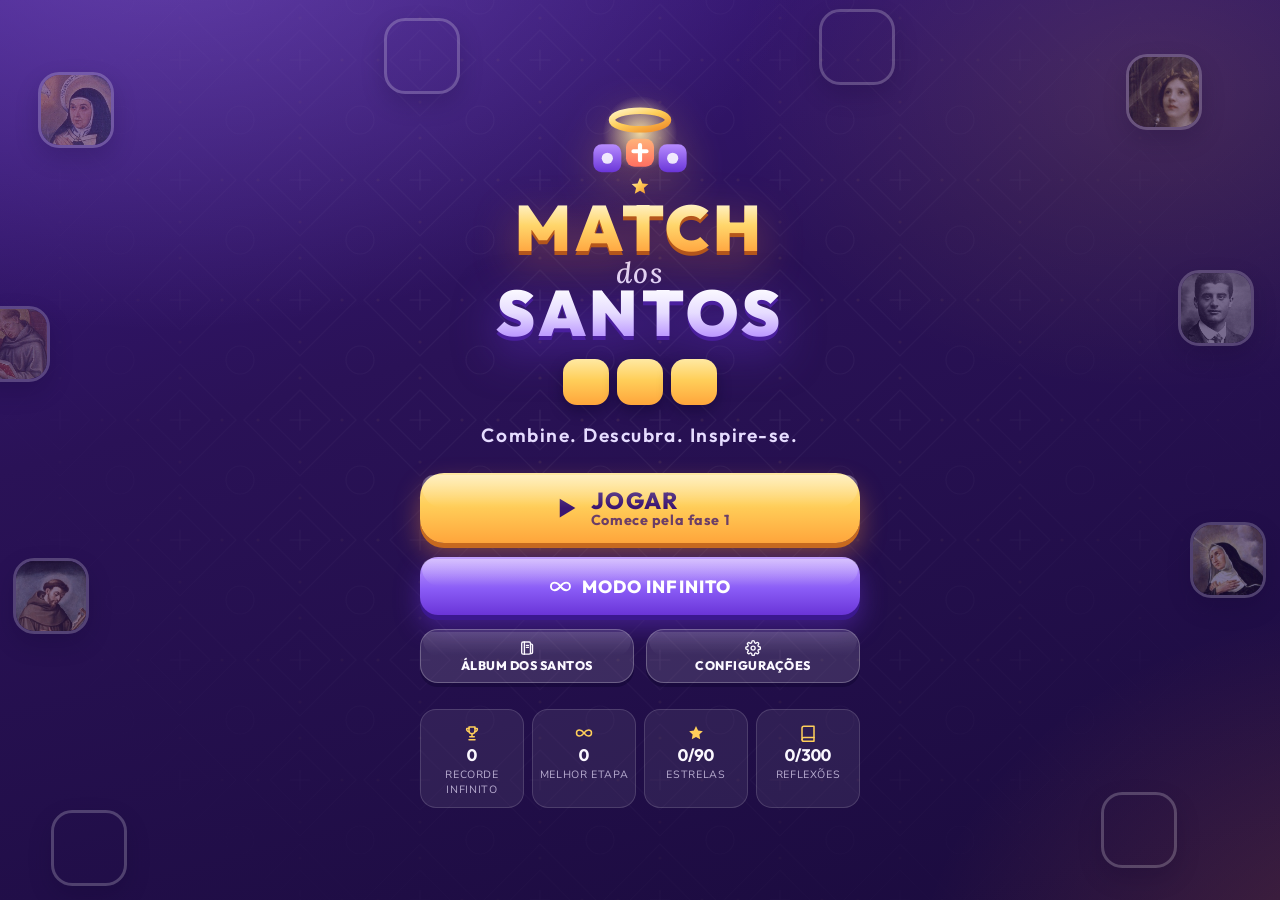
<file: index.html>
<!doctype html>
<html lang="pt-BR">
  <head>
    <meta charset="utf-8" />
    <meta name="viewport" content="width=device-width, initial-scale=1, viewport-fit=cover" />
    <meta name="theme-color" content="#2a1257" />
    <meta name="description" content="Match dos Santos — um jogo de combinar peças com os retratos de 30 santos. Combine. Descubra. Inspire-se." />
    <meta name="apple-mobile-web-app-capable" content="yes" />
    <meta name="mobile-web-app-capable" content="yes" />
    <title>Match dos Santos</title>
    <link rel="icon" type="image/svg+xml" href="assets/icons/favicon.svg" />
    <link rel="preconnect" href="https://fonts.googleapis.com" />
    <link rel="preconnect" href="https://fonts.gstatic.com" crossorigin />
    <link href="https://fonts.googleapis.com/css2?family=Outfit:wght@500;600;700;800;900&family=Nunito+Sans:ital,wght@0,400;0,600;0,700;1,400&family=Lora:ital,wght@1,500&display=swap" rel="stylesheet" />
    <link rel="stylesheet" href="css/style.css" />
    <link rel="stylesheet" href="css/game.css" />
    <link rel="stylesheet" href="css/animations.css" />
    <link rel="stylesheet" href="css/responsive.css" />
  </head>
  <body data-current="loading">
    <div class="app-bg" aria-hidden="true"></div>

    <!-- Carregamento -->
    <section class="screen screen-loading active" data-screen="loading" aria-label="Carregando">
      <div class="loading-box">
        <img class="loading-logo" src="assets/icons/logo-mark.svg" alt="" />
        <h1 class="loading-title">Match dos Santos</h1>
        <div class="loading-track"><span id="loading-bar"></span></div>
        <p id="loading-label" class="loading-label">Preparando…</p>
        <div id="loading-error" class="loading-error" hidden></div>
        <noscript><p class="loading-error">Ative o JavaScript para jogar.</p></noscript>
      </div>
    </section>

    <!-- Tela inicial -->
    <section class="screen screen-home" data-screen="home" aria-label="Tela inicial" inert>
      <div class="home-tiles" id="home-tiles" aria-hidden="true"></div>
      <div class="home-content">
        <div class="logo" role="img" aria-label="Match dos Santos">
          <img class="logo-mark" src="assets/icons/logo-mark.svg" alt="" />
          <div class="logo-words" aria-hidden="true">
            <span class="logo-match">MATCH</span>
            <span class="logo-dos">dos</span>
            <span class="logo-santos">SANTOS</span>
          </div>
        </div>
        <div class="home-match" id="home-match" aria-hidden="true"></div>
        <p class="tagline">Combine. Descubra. Inspire-se.</p>

        <nav class="home-menu" aria-label="Menu principal">
          <button class="btn btn-primary btn-xl" id="btn-play" type="button" data-icon="play">
            <span class="btn-stack"><span>JOGAR</span><small id="btn-play-sub">Comece pela fase 1</small></span>
          </button>
          <button class="btn btn-secondary btn-lg" id="btn-endless" type="button" data-icon="infinity"><span>MODO INFINITO</span></button>
          <div class="home-row">
            <button class="btn btn-ghost" id="btn-album" type="button" data-icon="album"><span>ÁLBUM DOS SANTOS</span></button>
            <button class="btn btn-ghost" id="btn-settings" type="button" data-icon="settings"><span>CONFIGURAÇÕES</span></button>
          </div>
        </nav>

        <div class="home-records" id="home-records" aria-label="Recordes pessoais"></div>
      </div>
    </section>

    <!-- Mapa de fases -->
    <section class="screen screen-levels" data-screen="levels" aria-label="Fases" inert></section>

    <!-- Partida -->
    <section class="screen screen-game" data-screen="game" aria-label="Partida" inert></section>

    <!-- Álbum -->
    <section class="screen screen-album" data-screen="album" aria-label="Álbum dos Santos" inert></section>
    <section class="screen screen-saint" data-screen="saint" aria-label="Detalhes do santo" inert></section>

    <!-- Configurações -->
    <section class="screen screen-settings" data-screen="settings" aria-label="Configurações" inert></section>

    <div id="sheet-root"></div>
    <div id="toast-root" class="toast-root" aria-live="polite"></div>
    <canvas id="fx-canvas" class="fx-canvas" aria-hidden="true"></canvas>

    <script type="module" src="js/main.js"></script>
  </body>
</html>
</file>
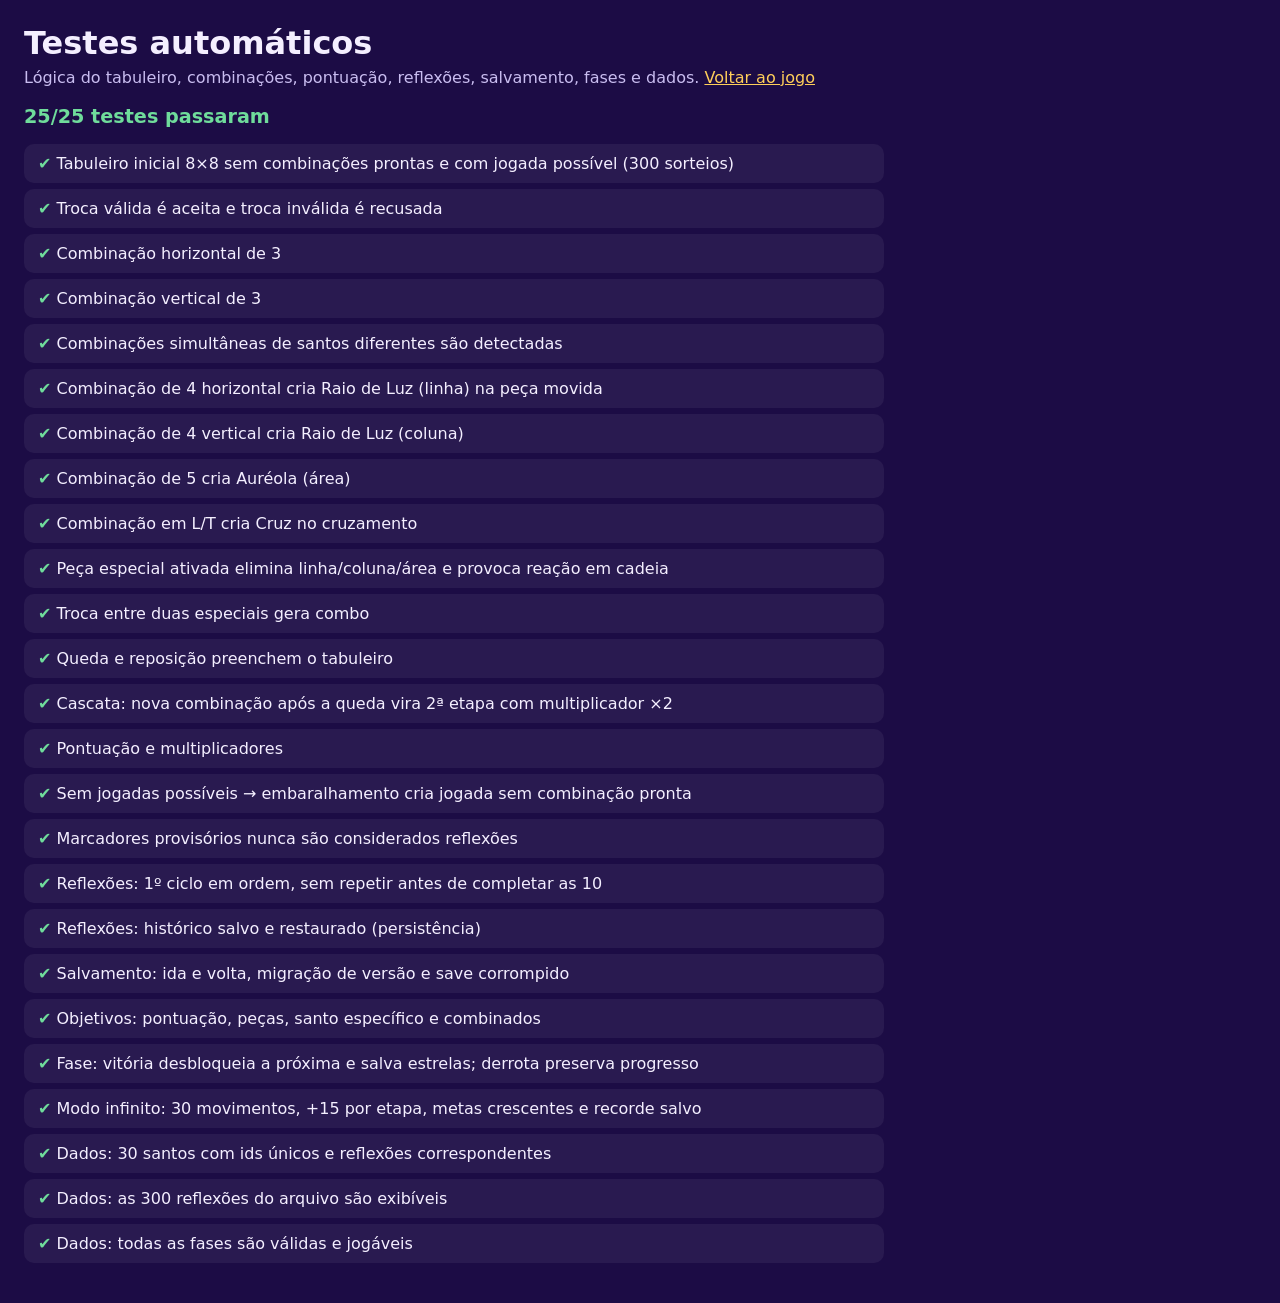
<file: tests/index.html>
<!doctype html>
<html lang="pt-BR">
  <head>
    <meta charset="utf-8" />
    <meta name="viewport" content="width=device-width, initial-scale=1" />
    <title>Testes — Match dos Santos</title>
    <style>
      body {
        font-family: system-ui, sans-serif;
        background: #1c0c45;
        color: #f4efff;
        margin: 0;
        padding: 24px;
      }
      h1 {
        margin: 0 0 6px;
      }
      p.sub {
        color: #c9bdf0;
        margin: 0 0 18px;
      }
      ul {
        list-style: none;
        padding: 0;
        display: grid;
        gap: 6px;
        max-width: 860px;
      }
      li {
        padding: 10px 14px;
        border-radius: 10px;
        background: rgba(255, 255, 255, 0.06);
      }
      li.ok::before {
        content: '✔ ';
        color: #6fdc9b;
      }
      li.fail {
        background: rgba(255, 93, 108, 0.18);
      }
      li.fail::before {
        content: '✘ ';
        color: #ff5d6c;
      }
      li small {
        display: block;
        color: #ffb3bc;
        margin-top: 4px;
      }
      #summary {
        font-size: 1.2rem;
        font-weight: 700;
        margin: 12px 0;
      }
      a {
        color: #ffcf5a;
      }
    </style>
  </head>
  <body>
    <h1>Testes automáticos</h1>
    <p class="sub">Lógica do tabuleiro, combinações, pontuação, reflexões, salvamento, fases e dados. <a href="../index.html">Voltar ao jogo</a></p>
    <div id="summary">Executando…</div>
    <ul id="results"></ul>
    <script type="module">
      import { runAll, dataTests } from './unit.tests.js';
      dataTests(async (path) => {
        const res = await fetch('../' + path, { cache: 'no-cache' });
        if (!res.ok) throw new Error('Falha ao carregar ' + path);
        return res.json();
      });
      const list = document.getElementById('results');
      const result = await runAll((ok, name, err) => {
        const li = document.createElement('li');
        li.className = ok ? 'ok' : 'fail';
        li.textContent = name;
        if (err) {
          const small = document.createElement('small');
          small.textContent = err.message;
          li.append(small);
        }
        list.append(li);
      });
      const s = document.getElementById('summary');
      s.textContent = `${result.pass}/${result.total} testes passaram`;
      s.style.color = result.fail ? '#ff5d6c' : '#6fdc9b';
      window.__testResult = result;
    </script>
  </body>
</html>
</file>
<file: css/style.css>
/* ==========================================================================
   Match dos Santos — estilos base, identidade visual e telas de menu
   ========================================================================== */

:root {
  /* Paleta */
  --c-deep: #160a33;
  --c-bg: #2a1257;
  --c-bg-2: #3d1a7a;
  --c-purple: #6a35d8;
  --c-violet: #8a5cf6;
  --c-lilac: #b48cff;
  --c-lavender: #e6dcff;
  --c-gold: #ffcf5a;
  --c-gold-2: #f5a623;
  --c-gold-soft: #fff1c1;
  --c-orange: #ff8a3d;
  --c-coral: #ff6f61;
  --c-white: #ffffff;
  --c-text: #fbf8ff;
  --c-muted: rgba(236, 226, 255, 0.72);
  --c-faint: rgba(236, 226, 255, 0.5);
  --c-danger: #ff5d6c;
  --c-success: #6fdc9b;

  /* Superfícies */
  --glass: rgba(255, 255, 255, 0.07);
  --glass-2: rgba(255, 255, 255, 0.12);
  --glass-3: rgba(255, 255, 255, 0.18);
  --stroke: rgba(255, 255, 255, 0.14);
  --stroke-2: rgba(255, 255, 255, 0.24);
  --card: linear-gradient(160deg, rgba(120, 72, 220, 0.32), rgba(40, 16, 92, 0.55));

  /* Gradientes */
  --g-gold: linear-gradient(180deg, #ffe9a3 0%, #ffcf5a 45%, #ffa53b 100%);
  --g-gold-text: linear-gradient(180deg, #fff6d6 0%, #ffd66b 45%, #ff9f3a 100%);
  --g-lilac: linear-gradient(180deg, #c3a2ff 0%, #8a5cf6 55%, #6a35d8 100%);
  --g-orange: linear-gradient(180deg, #ffb37a 0%, #ff8a3d 55%, #f0643a 100%);

  /* Forma */
  --r-s: 12px;
  --r: 18px;
  --r-l: 26px;
  --shadow-1: 0 8px 22px rgba(8, 0, 30, 0.38);
  --shadow-2: 0 18px 50px rgba(8, 0, 30, 0.5);
  --glow-gold: 0 0 26px rgba(255, 207, 90, 0.45);

  /* Tipografia */
  --f-display: 'Outfit', 'Segoe UI', system-ui, -apple-system, Roboto, sans-serif;
  --f-body: 'Nunito Sans', 'Segoe UI', system-ui, -apple-system, Roboto, sans-serif;
  --f-serif: 'Lora', Georgia, 'Times New Roman', serif;

  --safe-t: env(safe-area-inset-top, 0px);
  --safe-b: env(safe-area-inset-bottom, 0px);
  --safe-l: env(safe-area-inset-left, 0px);
  --safe-r: env(safe-area-inset-right, 0px);
  color-scheme: dark;
}

*,
*::before,
*::after {
  box-sizing: border-box;
}

html,
body {
  margin: 0;
  height: 100%;
}

body {
  font-family: var(--f-body);
  color: var(--c-text);
  background: var(--c-deep);
  overflow: hidden;
  -webkit-font-smoothing: antialiased;
  -webkit-tap-highlight-color: transparent;
  text-rendering: optimizeLegibility;
  overscroll-behavior: none;
}

img {
  max-width: 100%;
}

button {
  font: inherit;
  color: inherit;
}

h1,
h2,
h3,
h4 {
  font-family: var(--f-display);
  margin: 0;
  line-height: 1.15;
}

p {
  margin: 0;
}

:focus-visible {
  outline: 3px solid var(--c-gold);
  outline-offset: 3px;
}

[hidden] {
  display: none !important;
}

.icon {
  width: 1.25em;
  height: 1.25em;
  flex-shrink: 0;
  display: inline-block;
  vertical-align: middle;
}

.muted {
  color: var(--c-muted);
}

/* ---------- Fundo ---------- */
.app-bg {
  position: fixed;
  inset: 0;
  z-index: 0;
  background:
    radial-gradient(1100px 700px at 12% -10%, rgba(180, 140, 255, 0.35), transparent 60%),
    radial-gradient(900px 700px at 110% 110%, rgba(255, 138, 61, 0.22), transparent 55%),
    radial-gradient(700px 500px at 90% 10%, rgba(255, 207, 90, 0.12), transparent 60%),
    linear-gradient(165deg, #3a1880 0%, #2a1257 38%, #1a0b3d 100%);
}

.app-bg::after {
  content: '';
  position: absolute;
  inset: 0;
  background: url('../assets/backgrounds/pattern.svg') repeat;
  background-size: 120px 120px;
  opacity: 0.9;
  mask-image: radial-gradient(circle at 50% 40%, #000 0%, transparent 85%);
  -webkit-mask-image: radial-gradient(circle at 50% 40%, #000 0%, transparent 85%);
}

/* ---------- Telas ---------- */
.screen {
  position: fixed;
  inset: 0;
  z-index: 1;
  overflow-x: hidden;
  overflow-y: auto;
  overscroll-behavior: contain;
  padding: calc(var(--safe-t) + 0px) var(--safe-r) var(--safe-b) var(--safe-l);
  opacity: 0;
  visibility: hidden;
  transform: translateY(10px) scale(0.995);
  transition:
    opacity 0.32s ease,
    transform 0.32s ease,
    visibility 0s linear 0.32s;
}

.screen.active {
  opacity: 1;
  visibility: visible;
  transform: none;
  transition:
    opacity 0.32s ease,
    transform 0.32s ease,
    visibility 0s;
}

.screen-inner {
  width: min(1100px, 100%);
  margin: 0 auto;
  padding: 16px 16px 40px;
}

.screen-inner.narrow {
  width: min(720px, 100%);
}

.screen-header {
  display: flex;
  align-items: center;
  gap: 12px;
  padding: 6px 0 16px;
}

.screen-header.sticky {
  position: sticky;
  top: 8px;
  z-index: 5;
  padding: 10px 12px;
  margin-bottom: 8px;
  border-radius: 22px;
  background: rgba(36, 14, 80, 0.82);
  border: 1px solid var(--stroke);
  box-shadow: var(--shadow-1);
  backdrop-filter: blur(10px);
  -webkit-backdrop-filter: blur(10px);
}

.screen-title {
  flex: 1;
  min-width: 0;
}

.screen-title h1 {
  font-size: clamp(1.4rem, 3.4vw, 2rem);
  font-weight: 800;
  letter-spacing: 0.01em;
  outline: none;
}

.screen-title p {
  color: var(--c-muted);
  font-size: 0.92rem;
  margin-top: 2px;
}

.header-chip {
  display: inline-flex;
  align-items: center;
  gap: 6px;
  padding: 8px 14px;
  border-radius: 999px;
  background: var(--glass-2);
  border: 1px solid var(--stroke);
  font-family: var(--f-display);
  font-weight: 700;
}

.header-chip .icon {
  color: var(--c-gold);
}

/* ---------- Botões ---------- */
.btn {
  --btn-shadow: rgba(0, 0, 0, 0.35);
  position: relative;
  display: inline-flex;
  align-items: center;
  justify-content: center;
  gap: 10px;
  min-height: 50px;
  padding: 0 22px;
  border: 0;
  border-radius: 18px;
  font-family: var(--f-display);
  font-weight: 800;
  font-size: 1rem;
  letter-spacing: 0.06em;
  cursor: pointer;
  user-select: none;
  transition:
    transform 0.12s ease,
    box-shadow 0.12s ease,
    filter 0.2s ease;
}

.btn::after {
  content: '';
  position: absolute;
  inset: 2px 2px 50% 2px;
  border-radius: 16px 16px 30px 30px;
  background: linear-gradient(180deg, rgba(255, 255, 255, 0.35), rgba(255, 255, 255, 0));
  pointer-events: none;
}

.btn:hover {
  filter: brightness(1.06);
}

.btn:active {
  transform: translateY(3px);
}

.btn-primary {
  color: #3a1470;
  background: var(--g-gold);
  box-shadow:
    0 5px 0 #c86a1e,
    0 12px 26px rgba(255, 150, 60, 0.4);
}

.btn-primary:active {
  box-shadow:
    0 2px 0 #c86a1e,
    0 6px 14px rgba(255, 150, 60, 0.35);
}

.btn-secondary {
  color: #fff;
  background: var(--g-lilac);
  box-shadow:
    0 5px 0 #3b1890,
    0 12px 26px rgba(106, 53, 216, 0.45);
}

.btn-secondary:active {
  box-shadow:
    0 2px 0 #3b1890,
    0 6px 14px rgba(106, 53, 216, 0.4);
}

.btn-ghost {
  color: var(--c-text);
  background: var(--glass-2);
  border: 1px solid var(--stroke-2);
  box-shadow: 0 4px 0 rgba(10, 0, 40, 0.35);
}

.btn-ghost::after {
  opacity: 0.35;
}

.btn-ghost:active {
  box-shadow: 0 1px 0 rgba(10, 0, 40, 0.35);
}

.btn-danger {
  color: #fff;
  background: linear-gradient(180deg, #ff8a95, #ff5d6c 55%, #e03a50);
  box-shadow: 0 4px 0 #9c1f35;
}

.btn-xl {
  min-height: 70px;
  font-size: 1.45rem;
  border-radius: 24px;
}

.btn-xl::after {
  border-radius: 22px 22px 40px 40px;
}

.btn-lg {
  min-height: 58px;
  font-size: 1.1rem;
}

.btn-sm {
  min-height: 38px;
  padding: 0 16px;
  font-size: 0.85rem;
  border-radius: 14px;
}

.btn .icon {
  width: 1.3em;
  height: 1.3em;
}

.btn-stack {
  display: flex;
  flex-direction: column;
  align-items: flex-start;
  line-height: 1.05;
}

.btn-stack small {
  font-size: 0.62em;
  letter-spacing: 0.04em;
  font-weight: 700;
  opacity: 0.75;
  text-transform: none;
}

.icon-btn {
  display: inline-grid;
  place-items: center;
  width: 44px;
  height: 44px;
  flex-shrink: 0;
  border-radius: 14px;
  border: 1px solid var(--stroke);
  background: var(--glass-2);
  color: var(--c-text);
  cursor: pointer;
  transition:
    background 0.2s,
    transform 0.12s;
}

.icon-btn:hover {
  background: var(--glass-3);
}

.icon-btn:active {
  transform: scale(0.94);
}

.icon-btn .icon {
  width: 22px;
  height: 22px;
}

/* ---------- Barras ---------- */
.bar {
  position: relative;
  display: block;
  height: 10px;
  border-radius: 999px;
  background: rgba(10, 0, 40, 0.45);
  box-shadow: inset 0 1px 3px rgba(0, 0, 0, 0.4);
  overflow: hidden;
}

.bar > span {
  position: absolute;
  inset: 0 auto 0 0;
  width: 100%;
  border-radius: inherit;
  background: var(--g-gold);
  box-shadow: 0 0 12px rgba(255, 207, 90, 0.6);
  transform-origin: left center;
  transition:
    transform 0.45s cubic-bezier(0.2, 0.8, 0.2, 1),
    width 0.45s;
}

.bar.small {
  height: 6px;
}

.tag {
  display: inline-flex;
  align-items: center;
  gap: 4px;
  padding: 3px 10px;
  border-radius: 999px;
  font-size: 0.74rem;
  font-weight: 700;
  letter-spacing: 0.02em;
  white-space: nowrap;
}

.tag .icon {
  width: 13px;
  height: 13px;
}

.tag-theme {
  background: rgba(180, 140, 255, 0.22);
  color: var(--c-lavender);
  border: 1px solid rgba(180, 140, 255, 0.35);
}

.tag-virtue {
  background: rgba(255, 207, 90, 0.18);
  color: var(--c-gold-soft);
  border: 1px solid rgba(255, 207, 90, 0.4);
}

/* ---------- Segmentado ---------- */
.segmented {
  display: inline-flex;
  gap: 4px;
  padding: 4px;
  border-radius: 16px;
  background: rgba(10, 0, 40, 0.4);
  border: 1px solid var(--stroke);
}

.segmented button {
  border: 0;
  background: transparent;
  color: var(--c-muted);
  padding: 8px 16px;
  border-radius: 12px;
  font-family: var(--f-display);
  font-weight: 700;
  font-size: 0.9rem;
  cursor: pointer;
  transition:
    background 0.2s,
    color 0.2s;
}

.segmented button.active {
  background: var(--g-lilac);
  color: #fff;
  box-shadow: 0 3px 10px rgba(106, 53, 216, 0.45);
}

.segmented.small button {
  padding: 6px 12px;
  font-size: 0.82rem;
}

/* ==========================================================================
   Carregamento
   ========================================================================== */
.screen-loading {
  display: grid;
  place-items: center;
}

.loading-box {
  width: min(360px, 86vw);
  text-align: center;
}

.loading-logo {
  width: 110px;
  height: 110px;
  animation: floaty 3s ease-in-out infinite;
}

.loading-title {
  font-size: 1.6rem;
  font-weight: 900;
  margin: 8px 0 18px;
  background: var(--g-gold-text);
  -webkit-background-clip: text;
  background-clip: text;
  color: transparent;
}

.loading-track {
  height: 10px;
  border-radius: 999px;
  background: rgba(10, 0, 40, 0.5);
  overflow: hidden;
}

.loading-track span {
  display: block;
  height: 100%;
  background: var(--g-gold);
  transform: scaleX(0);
  transform-origin: left;
  transition: transform 0.3s ease;
}

.loading-label {
  margin-top: 12px;
  color: var(--c-muted);
  font-size: 0.9rem;
}

.loading-error {
  margin-top: 18px;
  padding: 16px;
  border-radius: var(--r);
  background: rgba(255, 93, 108, 0.14);
  border: 1px solid rgba(255, 93, 108, 0.45);
  text-align: left;
  display: grid;
  gap: 10px;
  line-height: 1.45;
}

/* ==========================================================================
   Tela inicial
   ========================================================================== */
.screen-home {
  display: grid;
  place-items: center;
}

.home-tiles {
  position: fixed;
  inset: 0;
  pointer-events: none;
  overflow: hidden;
}

.float-tile {
  position: absolute;
  width: clamp(48px, 7vw, 76px);
  height: clamp(48px, 7vw, 76px);
  object-fit: cover;
  border-radius: 28%;
  border: 3px solid rgba(255, 255, 255, 0.5);
  box-shadow: 0 10px 24px rgba(10, 0, 40, 0.45);
  opacity: 0.42;
  animation: floatTile 10s ease-in-out infinite;
}

.home-content {
  position: relative;
  z-index: 1;
  width: min(440px, 100%);
  padding: 28px 20px calc(28px + var(--safe-b));
  display: flex;
  flex-direction: column;
  align-items: center;
  text-align: center;
}

.logo {
  display: flex;
  flex-direction: column;
  align-items: center;
}

.logo-mark {
  width: clamp(84px, 22vw, 112px);
  height: auto;
  filter: drop-shadow(0 10px 22px rgba(255, 190, 80, 0.35));
  animation: floaty 4s ease-in-out infinite;
}

.logo-words {
  display: flex;
  flex-direction: column;
  align-items: center;
  margin-top: -4px;
  line-height: 0.88;
}

.logo-match,
.logo-santos {
  font-family: var(--f-display);
  font-weight: 900;
  letter-spacing: 0.06em;
  font-size: clamp(2.7rem, 12vw, 4rem);
}

.logo-match {
  background: var(--g-gold-text);
  -webkit-background-clip: text;
  background-clip: text;
  color: transparent;
  filter: drop-shadow(0 4px 0 #b4561c) drop-shadow(0 12px 22px rgba(255, 150, 60, 0.35));
}

.logo-dos {
  font-family: var(--f-serif);
  font-style: italic;
  font-weight: 500;
  font-size: clamp(1.3rem, 5vw, 1.8rem);
  color: var(--c-lavender);
  margin: 4px 0 0;
  letter-spacing: 0.04em;
}

.logo-santos {
  background: linear-gradient(180deg, #ffffff 0%, #e6dcff 50%, #b48cff 100%);
  -webkit-background-clip: text;
  background-clip: text;
  color: transparent;
  filter: drop-shadow(0 4px 0 #4a1f9e) drop-shadow(0 12px 22px rgba(106, 53, 216, 0.5));
}

.home-match {
  display: flex;
  gap: 8px;
  margin: 18px 0 6px;
  height: 52px;
}

.demo-tile {
  width: 46px;
  height: 46px;
  border-radius: 14px;
  padding: 3px;
  background: var(--g-gold);
  box-shadow: 0 6px 14px rgba(10, 0, 40, 0.4);
  animation: demoDrop 0.45s cubic-bezier(0.3, 1.4, 0.5, 1) both;
}

.demo-tile img {
  width: 100%;
  height: 100%;
  border-radius: 11px;
  object-fit: cover;
  display: block;
}

.home-match.matching .demo-tile {
  animation: demoPop 0.65s ease-in forwards;
}

.tagline {
  font-family: var(--f-display);
  font-weight: 600;
  font-size: clamp(1rem, 3.6vw, 1.2rem);
  letter-spacing: 0.08em;
  color: var(--c-lavender);
  margin: 6px 0 26px;
}

.home-menu {
  width: 100%;
  display: grid;
  gap: 14px;
}

.home-menu .btn-xl {
  width: 100%;
}

.home-menu .btn-xl .icon {
  width: 30px;
  height: 30px;
}

.home-row {
  display: grid;
  grid-template-columns: 1fr 1fr;
  gap: 12px;
}

.home-row .btn {
  font-size: 0.78rem;
  letter-spacing: 0.04em;
  padding: 0 10px;
  min-height: 54px;
  flex-direction: column;
  gap: 2px;
}

.home-records {
  width: 100%;
  margin-top: 26px;
  display: grid;
  grid-template-columns: repeat(4, 1fr);
  gap: 8px;
}

.record {
  display: flex;
  flex-direction: column;
  align-items: center;
  gap: 2px;
  padding: 10px 4px;
  border-radius: 16px;
  background: var(--glass);
  border: 1px solid var(--stroke);
}

.record-icon .icon {
  width: 18px;
  height: 18px;
  color: var(--c-gold);
}

.record strong {
  font-family: var(--f-display);
  font-size: 1.05rem;
  font-variant-numeric: tabular-nums;
}

.record span:last-child {
  font-size: 0.66rem;
  color: var(--c-muted);
  text-transform: uppercase;
  letter-spacing: 0.06em;
}

/* ==========================================================================
   Mapa de fases
   ========================================================================== */
.map-inner {
  width: min(560px, 100%);
}

.map {
  position: relative;
  padding: 10px 0 60px;
}

.map-road {
  position: absolute;
  inset: 0;
  width: 100%;
  height: 100%;
  pointer-events: none;
  overflow: visible;
}

.map-road path {
  fill: none;
  stroke-linecap: round;
}

.map-road .road-base {
  stroke: rgba(255, 255, 255, 0.12);
  stroke-width: 14;
}

.map-road .road-dash {
  stroke: rgba(230, 220, 255, 0.45);
  stroke-width: 3;
  stroke-dasharray: 2 12;
}

.map-road .road-done {
  stroke: url(#roadGold);
  stroke-width: 6;
}

.map-path {
  position: relative;
  display: flex;
  flex-direction: column;
  align-items: center;
  gap: 18px;
}

.map-chapter {
  margin: 18px 0 4px;
  z-index: 1;
}

.map-chapter span {
  display: inline-block;
  padding: 8px 20px;
  border-radius: 999px;
  font-family: var(--f-display);
  font-weight: 800;
  letter-spacing: 0.08em;
  text-transform: uppercase;
  font-size: 0.82rem;
  color: #3a1470;
  background: var(--g-gold);
  box-shadow: 0 4px 0 #c86a1e, var(--glow-gold);
}

.map-step {
  width: 100%;
  display: flex;
  justify-content: center;
}

.level-node {
  position: relative;
  display: flex;
  flex-direction: column;
  align-items: center;
  gap: 4px;
  border: 0;
  background: none;
  cursor: pointer;
  transform: translateX(calc(var(--x, 0) * min(120px, 24vw)));
  padding: 0;
  z-index: 1;
}

.node-orb {
  position: relative;
  display: grid;
  place-items: center;
  width: 68px;
  height: 68px;
  border-radius: 50%;
  font-family: var(--f-display);
  font-weight: 900;
  font-size: 1.55rem;
  transition: transform 0.15s ease;
}

.level-node:hover .node-orb {
  transform: scale(1.06);
}

.level-node:active .node-orb {
  transform: scale(0.95);
}

.state-available .node-orb {
  color: #3a1470;
  background: var(--g-gold);
  box-shadow:
    0 5px 0 #c86a1e,
    0 0 0 5px rgba(255, 255, 255, 0.18),
    0 10px 24px rgba(255, 150, 60, 0.45);
}

.state-completed .node-orb {
  color: #fff;
  background: var(--g-lilac);
  box-shadow:
    0 5px 0 #3b1890,
    0 0 0 4px rgba(255, 207, 90, 0.85),
    0 10px 24px rgba(106, 53, 216, 0.5);
}

.state-locked .node-orb {
  color: rgba(255, 255, 255, 0.5);
  background: rgba(30, 12, 70, 0.85);
  box-shadow:
    0 4px 0 rgba(0, 0, 0, 0.35),
    inset 0 0 0 2px rgba(255, 255, 255, 0.12);
}

.node-lock .icon {
  width: 24px;
  height: 24px;
}

.level-node.current .node-orb {
  animation: nodePulse 1.8s ease-in-out infinite;
}

.node-face {
  position: absolute;
  top: -8px;
  right: -16px;
  width: 34px;
  height: 34px;
  object-fit: cover;
  border-radius: 50%;
  border: 3px solid #fff;
  box-shadow: 0 4px 10px rgba(0, 0, 0, 0.4);
}

.state-locked .node-face {
  filter: grayscale(1) brightness(0.7);
  border-color: rgba(255, 255, 255, 0.4);
}

.node-name {
  font-family: var(--f-display);
  font-weight: 700;
  font-size: 0.78rem;
  color: var(--c-lavender);
  padding: 2px 10px;
  border-radius: 999px;
  background: rgba(20, 8, 50, 0.6);
  white-space: nowrap;
}

.state-locked .node-name {
  opacity: 0.55;
}

.node-stars {
  display: flex;
  gap: 2px;
  margin-top: -2px;
}

.node-stars span .icon {
  width: 16px;
  height: 16px;
  color: rgba(255, 255, 255, 0.22);
}

.node-stars span.on .icon {
  color: var(--c-gold);
  filter: drop-shadow(0 0 4px rgba(255, 207, 90, 0.8));
}

/* Apresentação da fase */
.level-preview h4 {
  font-size: 0.78rem;
  text-transform: uppercase;
  letter-spacing: 0.1em;
  color: var(--c-gold);
  margin: 16px 0 8px;
}

.preview-hero {
  display: flex;
  align-items: center;
  gap: 12px;
  padding: 10px;
  border-radius: 18px;
  background: var(--glass);
  border: 1px solid var(--stroke);
}

.preview-hero img {
  width: 58px;
  height: 58px;
  border-radius: 16px;
  object-fit: cover;
  border: 3px solid var(--c-gold);
}

.preview-hero span {
  font-weight: 700;
}

.preview-moves {
  display: flex;
  align-items: center;
  gap: 8px;
  margin-top: 12px;
  color: var(--c-lavender);
}

.preview-moves strong {
  font-family: var(--f-display);
  font-size: 1.2rem;
  color: #fff;
}

.goal-list {
  list-style: none;
  margin: 0;
  padding: 0;
  display: grid;
  gap: 8px;
}

.goal-list li {
  display: flex;
  align-items: center;
  gap: 10px;
  padding: 8px 12px;
  border-radius: 14px;
  background: var(--glass);
  border: 1px solid var(--stroke);
  font-weight: 600;
}

.goal-list li img {
  width: 34px;
  height: 34px;
  border-radius: 10px;
  object-fit: cover;
}

.goal-icon {
  display: grid;
  place-items: center;
  width: 34px;
  height: 34px;
  border-radius: 10px;
  background: rgba(255, 207, 90, 0.16);
  color: var(--c-gold);
  flex-shrink: 0;
}

.goal-list li.done .goal-icon {
  background: rgba(111, 220, 155, 0.2);
  color: var(--c-success);
}

.pool-row {
  display: flex;
  flex-wrap: wrap;
  gap: 6px;
}

.pool-row img {
  width: 42px;
  height: 42px;
  border-radius: 12px;
  object-fit: cover;
  border: 2px solid rgba(255, 255, 255, 0.4);
}

.preview-stars {
  display: grid;
  grid-template-columns: repeat(3, 1fr);
  gap: 8px;
}

.pstar {
  display: flex;
  flex-direction: column;
  align-items: center;
  padding: 8px 4px;
  border-radius: 14px;
  background: var(--glass);
  border: 1px solid var(--stroke);
  color: rgba(255, 255, 255, 0.35);
}

.pstar .icon {
  width: 16px;
  height: 16px;
}

.pstar.on {
  color: var(--c-gold);
  border-color: rgba(255, 207, 90, 0.5);
}

.pstar small {
  color: var(--c-muted);
  font-weight: 700;
  margin-top: 2px;
}

.preview-best {
  margin-top: 12px;
  color: var(--c-muted);
}

/* ==========================================================================
   Álbum
   ========================================================================== */
.album-summary {
  display: grid;
  grid-template-columns: auto auto 1fr;
  gap: 12px;
  align-items: center;
  padding: 14px 16px;
  border-radius: var(--r);
  background: var(--card);
  border: 1px solid var(--stroke);
  margin-bottom: 14px;
}

.stat {
  display: flex;
  flex-direction: column;
  min-width: 80px;
}

.stat strong {
  font-family: var(--f-display);
  font-size: 1.35rem;
  font-variant-numeric: tabular-nums;
}

.stat span {
  font-size: 0.72rem;
  color: var(--c-muted);
  text-transform: uppercase;
  letter-spacing: 0.06em;
}

.album-meter small {
  display: block;
  margin-top: 6px;
  color: var(--c-muted);
  font-size: 0.78rem;
}

.album-grid {
  display: grid;
  grid-template-columns: repeat(auto-fill, minmax(150px, 1fr));
  gap: 12px;
  margin-top: 14px;
}

.saint-card {
  display: flex;
  flex-direction: column;
  align-items: stretch;
  gap: 6px;
  padding: 10px;
  text-align: left;
  border-radius: 20px;
  border: 1px solid var(--stroke);
  background: var(--card);
  cursor: pointer;
  box-shadow: var(--shadow-1);
  transition:
    transform 0.15s ease,
    border-color 0.2s;
}

.saint-card:hover {
  transform: translateY(-3px);
  border-color: var(--stroke-2);
}

.saint-card-img {
  position: relative;
  aspect-ratio: 1;
  border-radius: 16px;
  overflow: hidden;
  background: rgba(10, 0, 40, 0.4);
}

.saint-card-img img {
  width: 100%;
  height: 100%;
  object-fit: cover;
  display: block;
}

.state-locked .saint-card-img img {
  filter: grayscale(1) brightness(0.55) contrast(0.9);
}

.card-lock,
.card-done {
  position: absolute;
  display: grid;
  place-items: center;
  width: 36px;
  height: 36px;
  border-radius: 50%;
}

.card-lock {
  inset: 50% auto auto 50%;
  transform: translate(-50%, -50%);
  background: rgba(20, 8, 50, 0.75);
  border: 1px solid var(--stroke-2);
}

.card-done {
  top: 8px;
  right: 8px;
  background: var(--g-gold);
  color: #3a1470;
  box-shadow: var(--glow-gold);
}

.state-complete {
  border-color: rgba(255, 207, 90, 0.6);
  box-shadow:
    var(--shadow-1),
    0 0 0 1px rgba(255, 207, 90, 0.3),
    0 0 22px rgba(255, 207, 90, 0.2);
}

.saint-card-name {
  font-family: var(--f-display);
  font-weight: 700;
  font-size: 0.95rem;
  line-height: 1.2;
  min-height: 2.4em;
}

.saint-card-count {
  font-size: 0.78rem;
  color: var(--c-muted);
}

.saint-card-state {
  font-size: 0.68rem;
  font-weight: 800;
  text-transform: uppercase;
  letter-spacing: 0.08em;
  color: var(--c-lilac);
}

.state-discovered .saint-card-state {
  color: var(--c-lavender);
}

.state-complete .saint-card-state {
  color: var(--c-gold);
}

.state-locked .saint-card-state {
  color: var(--c-faint);
}

.empty-note {
  grid-column: 1 / -1;
  text-align: center;
  padding: 30px;
  color: var(--c-muted);
}

/* Detalhes do santo */
.detail-nav {
  display: flex;
  gap: 8px;
}

.saint-hero {
  display: grid;
  grid-template-columns: minmax(220px, 340px) 1fr;
  gap: 22px;
  padding: 18px;
  border-radius: var(--r-l);
  background: var(--card);
  border: 1px solid var(--stroke);
  box-shadow: var(--shadow-2);
}

.saint-hero-img {
  aspect-ratio: 1;
  border-radius: 24px;
  overflow: hidden;
  border: 4px solid rgba(255, 207, 90, 0.85);
  box-shadow: var(--glow-gold);
  background: rgba(10, 0, 40, 0.4);
}

.saint-hero-img img {
  width: 100%;
  height: 100%;
  object-fit: cover;
  display: block;
}

.saint-hero.state-locked .saint-hero-img img {
  filter: grayscale(0.85) brightness(0.75);
}

.saint-hero-info h2 {
  font-size: clamp(1.4rem, 3vw, 2rem);
  font-weight: 800;
}

.hero-stats {
  display: flex;
  flex-wrap: wrap;
  gap: 18px;
  margin: 14px 0 10px;
}

.bio {
  margin-top: 18px;
}

.bio h3,
.refl-section h3 {
  font-size: 0.82rem;
  text-transform: uppercase;
  letter-spacing: 0.1em;
  color: var(--c-gold);
  margin-bottom: 8px;
}

.bio p {
  line-height: 1.6;
}

.bio-facts {
  margin: 10px 0 0;
  padding-left: 18px;
  color: var(--c-lavender);
}

.refl-section {
  margin-top: 22px;
}

.refl-section h3 small {
  color: var(--c-muted);
  text-transform: none;
  letter-spacing: 0;
  font-family: var(--f-body);
  font-weight: 600;
}

.editor-note {
  padding: 10px 14px;
  border-radius: 14px;
  background: rgba(255, 138, 61, 0.15);
  border: 1px solid rgba(255, 138, 61, 0.4);
  font-size: 0.88rem;
  margin-bottom: 10px;
}

.refl-list {
  list-style: none;
  margin: 0;
  padding: 0;
  display: grid;
  gap: 10px;
}

.refl-item {
  border-radius: 18px;
  background: var(--glass);
  border: 1px solid var(--stroke);
  overflow: hidden;
}

.refl-item.open {
  background: var(--card);
}

.refl-item.editor-only {
  border-style: dashed;
}

.refl-head {
  display: flex;
  align-items: center;
  gap: 10px;
  padding: 12px 14px;
  cursor: default;
  list-style: none;
  flex-wrap: wrap;
}

.refl-head::-webkit-details-marker {
  display: none;
}

details > .refl-head {
  cursor: pointer;
}

details > .refl-head::after {
  content: '';
  margin-left: auto;
  width: 10px;
  height: 10px;
  border-right: 2px solid var(--c-lavender);
  border-bottom: 2px solid var(--c-lavender);
  transform: rotate(45deg);
  transition: transform 0.2s;
}

details[open] > .refl-head::after {
  transform: rotate(-135deg);
}

.refl-num {
  display: grid;
  place-items: center;
  width: 30px;
  height: 30px;
  border-radius: 10px;
  background: rgba(255, 207, 90, 0.18);
  color: var(--c-gold);
  font-family: var(--f-display);
  font-weight: 800;
  flex-shrink: 0;
}

.refl-item.locked .refl-num,
.refl-item.placeholder .refl-num {
  background: rgba(255, 255, 255, 0.08);
  color: var(--c-faint);
}

.refl-title {
  font-family: var(--f-display);
  font-weight: 700;
  flex: 1 1 160px;
}

.refl-item.locked .refl-title,
.refl-item.placeholder .refl-title {
  color: var(--c-faint);
  font-weight: 600;
}

.refl-lock {
  color: var(--c-faint);
}

.refl-status {
  font-size: 0.7rem;
  padding: 2px 8px;
  border-radius: 999px;
  background: rgba(180, 140, 255, 0.2);
  color: var(--c-lavender);
}

.refl-status.warn {
  background: rgba(255, 138, 61, 0.22);
  color: #ffd2b5;
}

.refl-body {
  padding: 0 16px 16px 54px;
  display: grid;
  gap: 10px;
  justify-items: start;
}

/* ==========================================================================
   Configurações
   ========================================================================== */
.set-card {
  padding: 8px 18px 12px;
  border-radius: var(--r);
  background: var(--card);
  border: 1px solid var(--stroke);
  margin-bottom: 14px;
}

.set-card h2 {
  display: flex;
  align-items: center;
  gap: 10px;
  font-size: 1.05rem;
  padding: 12px 0 6px;
}

.set-card h2 .icon {
  color: var(--c-gold);
}

.set-row {
  display: flex;
  align-items: center;
  justify-content: space-between;
  gap: 14px;
  padding: 12px 0;
  border-top: 1px solid rgba(255, 255, 255, 0.07);
  flex-wrap: wrap;
}

.set-text {
  display: flex;
  flex-direction: column;
  gap: 2px;
  flex: 1 1 200px;
}

.set-text small {
  color: var(--c-muted);
  font-size: 0.82rem;
}

.set-note {
  color: var(--c-muted);
  font-size: 0.88rem;
  padding: 4px 0 8px;
}

.set-footer {
  text-align: center;
  color: var(--c-faint);
  font-size: 0.8rem;
  margin-top: 18px;
}

.switch {
  position: relative;
  width: 54px;
  height: 32px;
  flex-shrink: 0;
}

.switch input {
  position: absolute;
  inset: 0;
  opacity: 0;
  margin: 0;
  cursor: pointer;
  z-index: 1;
}

.switch-ui {
  position: absolute;
  inset: 0;
  border-radius: 999px;
  background: rgba(10, 0, 40, 0.55);
  border: 1px solid var(--stroke-2);
  transition: background 0.2s;
}

.switch-ui::after {
  content: '';
  position: absolute;
  top: 3px;
  left: 3px;
  width: 24px;
  height: 24px;
  border-radius: 50%;
  background: #fff;
  box-shadow: 0 2px 6px rgba(0, 0, 0, 0.35);
  transition: transform 0.2s cubic-bezier(0.3, 1.4, 0.5, 1);
}

.switch input:checked + .switch-ui {
  background: var(--g-gold);
}

.switch input:checked + .switch-ui::after {
  transform: translateX(22px);
}

.switch input:focus-visible + .switch-ui {
  outline: 3px solid var(--c-gold);
  outline-offset: 2px;
}

input[type='range'] {
  flex: 1 1 180px;
  max-width: 260px;
  accent-color: var(--c-gold);
  height: 28px;
}

.diag ul {
  list-style: none;
  margin: 0 0 8px;
  padding: 0;
  display: grid;
  gap: 6px;
}

.diag li {
  display: flex;
  gap: 8px;
  align-items: flex-start;
  font-size: 0.88rem;
  line-height: 1.4;
}

.diag li.ok .diag-icon {
  color: var(--c-success);
}

.diag li.warn .diag-icon {
  color: var(--c-orange);
}

/* ==========================================================================
   Janelas (modais) e avisos
   ========================================================================== */
/* Prefixo "mds-" evita conflito com CSS de extensões que miram ".modal", "popup" ou "overlay". */
.mds-veil {
  position: fixed;
  inset: 0;
  z-index: 50;
  display: flex;
  align-items: center;
  justify-content: center;
  padding: calc(16px + var(--safe-t)) 16px calc(16px + var(--safe-b));
  background: rgba(12, 4, 32, 0.62);
  backdrop-filter: blur(6px);
  -webkit-backdrop-filter: blur(6px);
  animation: fadeIn 0.2s ease both;
  overflow: hidden;
}

.mds-veil.closing {
  animation: fadeOut 0.2s ease forwards;
}

.mds-sheet {
  /* coluna explícita: cabeçalho fixo, conteúdo rolável, botões fixos */
  position: relative;
  display: flex !important;
  flex-direction: column !important;
  flex-wrap: nowrap !important;
  width: min(460px, 100%);
  max-width: 100%;
  height: auto;
  max-height: calc(100vh - 32px);
  max-height: calc(100dvh - 32px - var(--safe-t) - var(--safe-b));
  margin: auto;
  overflow: hidden;
  color: var(--c-text);
  text-align: left;
  border-radius: 28px;
  background:
    radial-gradient(400px 200px at 50% -20%, rgba(255, 207, 90, 0.18), transparent 70%),
    linear-gradient(170deg, #4a2196 0%, #2d1363 60%, #241052 100%);
  border: 1px solid var(--stroke-2);
  box-shadow: var(--shadow-2), inset 0 1px 0 rgba(255, 255, 255, 0.15);
  animation: modalIn 0.32s cubic-bezier(0.2, 1.3, 0.4, 1) both;
}

.mds-veil.closing .mds-sheet {
  animation: modalOut 0.2s ease forwards;
}

.mds-sheet-head {
  position: relative;
  display: block;
  flex: 0 0 auto;
  padding: 24px 62px 0 22px;
}

.mds-x {
  position: absolute;
  top: 12px;
  right: 12px;
  width: 38px;
  height: 38px;
}

.mds-kicker {
  display: block;
  font-family: var(--f-display);
  font-size: 0.76rem;
  font-weight: 700;
  letter-spacing: 0.12em;
  text-transform: uppercase;
  color: var(--c-gold);
  margin-bottom: 4px;
}

.mds-heading {
  display: block;
  margin: 0;
  font-size: 1.6rem;
  font-weight: 800;
  line-height: 1.15;
  color: #ffffff;
}

.mds-sheet-body {
  display: block;
  flex: 1 1 auto;
  min-height: 0;
  overflow-x: hidden;
  overflow-y: auto;
  overscroll-behavior: contain;
  padding: 12px 22px 4px;
  line-height: 1.5;
  color: var(--c-lavender);
  scrollbar-width: thin;
  scrollbar-color: rgba(255, 255, 255, 0.3) transparent;
}

.mds-sheet-actions {
  display: flex;
  flex: 0 0 auto;
  flex-wrap: wrap;
  gap: 10px;
  padding: 16px 22px 20px;
}

.mds-sheet-actions .btn {
  flex: 1 1 120px;
}

.mds-sheet-actions .btn-primary {
  flex-grow: 2;
}

/* Telas baixas (notebook com zoom, celular deitado): janela mais compacta */
@media (max-height: 600px) {
  .mds-veil {
    padding-top: calc(8px + var(--safe-t));
    padding-bottom: calc(8px + var(--safe-b));
  }

  .mds-sheet {
    max-height: calc(100vh - 16px);
    max-height: calc(100dvh - 16px - var(--safe-t) - var(--safe-b));
    border-radius: 22px;
  }

  .mds-sheet-head {
    padding: 14px 56px 0 18px;
  }

  .mds-x {
    top: 8px;
    right: 8px;
    width: 34px;
    height: 34px;
  }

  .mds-heading {
    font-size: 1.3rem;
  }

  .mds-sheet-body {
    padding: 8px 18px 2px;
  }

  .mds-sheet-actions {
    padding: 10px 18px 12px;
  }

  .mds-sheet-actions .btn {
    min-height: 44px;
  }
}

.toast-root {
  position: fixed;
  left: 50%;
  bottom: calc(24px + var(--safe-b));
  transform: translateX(-50%);
  z-index: 60;
  display: grid;
  gap: 8px;
  justify-items: center;
  pointer-events: none;
  width: min(420px, 92vw);
}

.toast {
  padding: 12px 20px;
  border-radius: 999px;
  background: rgba(30, 12, 70, 0.95);
  border: 1px solid var(--stroke-2);
  box-shadow: var(--shadow-1);
  font-weight: 700;
  text-align: center;
  animation: toastIn 0.3s ease both;
}

.toast.out {
  animation: fadeOut 0.35s ease forwards;
}

.fx-canvas {
  position: fixed;
  inset: 0;
  z-index: 55;
  pointer-events: none;
}

/* Tutorial */
.tutorial {
  list-style: none;
  margin: 0;
  padding: 0;
  display: grid;
  gap: 14px;
}

.tutorial li {
  display: flex;
  gap: 12px;
  align-items: flex-start;
}

.tutorial strong {
  font-family: var(--f-display);
  color: #fff;
}

.tutorial p {
  font-size: 0.92rem;
  margin-top: 2px;
}

.tut-icon {
  display: grid;
  place-items: center;
  width: 40px;
  height: 40px;
  border-radius: 12px;
  background: rgba(255, 207, 90, 0.16);
  color: var(--c-gold);
  flex-shrink: 0;
}
</file>
<file: css/game.css>
/* ==========================================================================
   Match dos Santos — tela da partida: HUD, tabuleiro, peças, painel e resultados
   ========================================================================== */

.screen-game {
  overflow: hidden;
  padding: calc(var(--safe-t) + 8px) calc(var(--safe-r) + 8px) calc(var(--safe-b) + 8px) calc(var(--safe-l) + 8px);
}

.game-layout {
  --board-size: 360px;
  --side-w: 360px;
  height: 100%;
  width: 100%;
  display: grid;
  gap: 10px;
}

/* --- Layout vertical (celular / retrato): HUD, tabuleiro, painel --- */
.game-layout.is-bottom {
  grid-template-columns: minmax(0, 1fr);
  grid-template-rows: auto auto minmax(0, 1fr);
  grid-template-areas: 'hud' 'board' 'panel';
  justify-items: center;
}

.game-layout.is-bottom .game-side {
  display: contents;
}

.game-layout.is-bottom .hud,
.game-layout.is-bottom .reflection-panel {
  width: min(100%, max(var(--board-size), 340px));
}

.game-layout .hud {
  grid-area: hud;
}

.game-layout .board-area {
  grid-area: board;
}

.game-layout .reflection-panel {
  grid-area: panel;
}

/* --- Layout lateral (computador / paisagem): tabuleiro | HUD + painel --- */
.game-layout.is-side {
  grid-template-columns: minmax(0, var(--board-size)) var(--side-w);
  grid-template-rows: minmax(0, 1fr);
  grid-template-areas: 'board side';
  justify-content: center;
  column-gap: clamp(12px, 2vw, 32px);
}

.game-layout.is-side .game-side {
  grid-area: side;
  display: flex;
  flex-direction: column;
  gap: 12px;
  min-height: 0;
  height: min(100%, max(var(--board-size), 520px));
  align-self: center;
}

.game-layout.is-side .reflection-panel {
  flex: 1;
  min-height: 0;
}

.board-area {
  display: grid;
  place-items: center;
  min-width: 0;
  min-height: 0;
}

/* ==========================================================================
   HUD
   ========================================================================== */
.hud {
  display: grid;
  gap: 8px;
  padding: 10px 12px;
  border-radius: 22px;
  background: var(--card);
  border: 1px solid var(--stroke);
  box-shadow: var(--shadow-1);
}

.hud-row {
  display: flex;
  align-items: center;
  gap: 10px;
  min-width: 0;
}

.hud-back {
  width: 42px;
  height: 42px;
}

.hud-title {
  display: flex;
  flex-direction: column;
  min-width: 0;
  flex: 1;
}

.hud-mode {
  font-family: var(--f-display);
  font-size: 0.7rem;
  font-weight: 800;
  letter-spacing: 0.12em;
  text-transform: uppercase;
  color: var(--c-gold);
}

.hud-sub {
  font-family: var(--f-display);
  font-weight: 700;
  font-size: 1.05rem;
  white-space: nowrap;
  overflow: hidden;
  text-overflow: ellipsis;
}

.hud-score {
  display: flex;
  flex-direction: column;
  align-items: flex-end;
}

.hud-score span {
  font-size: 0.66rem;
  font-weight: 800;
  letter-spacing: 0.1em;
  text-transform: uppercase;
  color: var(--c-muted);
}

.hud-score-value {
  font-family: var(--f-display);
  font-size: 1.4rem;
  font-weight: 800;
  font-variant-numeric: tabular-nums;
  background: var(--g-gold-text);
  -webkit-background-clip: text;
  background-clip: text;
  color: transparent;
  display: inline-block;
}

.hud-score-value.bump {
  animation: scoreBump 0.35s ease;
}

.hud-moves {
  display: grid;
  place-items: center;
  align-content: center;
  width: 58px;
  height: 58px;
  border-radius: 50%;
  flex-shrink: 0;
  background: var(--g-lilac);
  box-shadow:
    0 0 0 3px rgba(255, 207, 90, 0.85),
    0 6px 16px rgba(10, 0, 40, 0.45);
  line-height: 1;
}

.hud-moves strong {
  font-family: var(--f-display);
  font-size: 1.5rem;
  font-weight: 900;
  font-variant-numeric: tabular-nums;
}

.hud-moves span {
  font-size: 0.58rem;
  font-weight: 800;
  text-transform: uppercase;
  letter-spacing: 0.06em;
  opacity: 0.85;
}

.hud-moves.low {
  background: var(--g-orange);
  animation: movesPulse 1.2s ease-in-out infinite;
}

.hud-moves.critical {
  background: linear-gradient(180deg, #ff8a95, #ff5d6c 55%, #e03a50);
}

.hud-progress {
  display: flex;
  align-items: center;
  gap: 10px;
}

.hud-progress .bar {
  flex: 1;
  height: 12px;
}

.hud-progress .bar > span {
  transform: scaleX(0);
}

.hud-progress .bar.full > span {
  background: linear-gradient(90deg, #ffe9a3, #ffcf5a, #ff8a3d, #ffcf5a);
  background-size: 200% 100%;
  animation: shimmer 1.6s linear infinite;
}

.hud-bar-label {
  font-family: var(--f-display);
  font-weight: 700;
  font-size: 0.8rem;
  color: var(--c-lavender);
  font-variant-numeric: tabular-nums;
  white-space: nowrap;
}

.hud-goals {
  display: flex;
  flex-wrap: wrap;
  gap: 6px;
}

.hud-goals:empty {
  display: none;
}

.goal-chip {
  display: inline-flex;
  align-items: center;
  gap: 6px;
  padding: 3px 10px 3px 3px;
  border-radius: 999px;
  background: rgba(10, 0, 40, 0.35);
  border: 1px solid var(--stroke);
  font-family: var(--f-display);
  font-size: 0.82rem;
  font-weight: 700;
  font-variant-numeric: tabular-nums;
  transition:
    background 0.3s,
    border-color 0.3s;
}

.goal-chip img {
  width: 26px;
  height: 26px;
  border-radius: 50%;
  object-fit: cover;
  border: 2px solid rgba(255, 255, 255, 0.6);
}

.goal-chip .goal-icon {
  width: 26px;
  height: 26px;
  border-radius: 50%;
}

.goal-chip .goal-icon .icon {
  width: 15px;
  height: 15px;
}

.goal-chip > .icon {
  margin-left: 6px;
  color: var(--c-gold);
  width: 16px;
  height: 16px;
}

.goal-chip.muted {
  color: var(--c-muted);
}

.goal-chip.done {
  background: rgba(255, 207, 90, 0.22);
  border-color: rgba(255, 207, 90, 0.7);
  animation: chipDone 0.5s ease;
}

.goal-chip.done strong::after {
  content: ' ✓';
  color: var(--c-gold);
}

/* ==========================================================================
   Tabuleiro
   ========================================================================== */
.board-frame {
  position: relative;
  width: var(--board-size);
  height: var(--board-size);
  padding: 7px;
  border-radius: 26px;
  background:
    linear-gradient(160deg, rgba(255, 233, 163, 0.9), rgba(180, 140, 255, 0.7) 40%, rgba(255, 138, 61, 0.75)) border-box;
  box-shadow:
    0 22px 50px rgba(8, 0, 30, 0.55),
    0 0 40px rgba(180, 140, 255, 0.25);
}

.board {
  position: relative;
  width: 100%;
  height: 100%;
  border-radius: 20px;
  background: radial-gradient(circle at 50% 30%, #3d1b84 0%, #251058 70%, #1c0c45 100%);
  touch-action: none;
  user-select: none;
  -webkit-user-select: none;
  -webkit-touch-callout: none;
  outline: none;
}

.board:focus-visible {
  box-shadow: 0 0 0 3px var(--c-gold);
}

.board-bg {
  position: absolute;
  inset: 0;
  display: grid;
  grid-template-columns: repeat(var(--cols, 8), 1fr);
  grid-template-rows: repeat(var(--rows, 8), 1fr);
  border-radius: inherit;
  overflow: hidden;
  pointer-events: none;
}

.board-cell {
  margin: 0.4px;
  border-radius: 10px;
  background: rgba(255, 255, 255, 0.045);
}

.board-cell.odd {
  background: rgba(255, 255, 255, 0.085);
}

.board-tiles {
  position: absolute;
  inset: 0;
  clip-path: inset(0 -10px -10px -10px);
}

.board-fx {
  position: absolute;
  inset: 0;
  pointer-events: none;
  z-index: 3;
}

/* --- Peças --- */
.tile {
  position: absolute;
  padding: 0.5%;
  z-index: 1;
  will-change: transform;
}

.tile-inner {
  position: relative;
  width: 100%;
  height: 100%;
  padding: 6.5%;
  border-radius: 24%;
  background: var(--frame);
  background: linear-gradient(
    150deg,
    color-mix(in srgb, var(--frame) 55%, white) 0%,
    var(--frame) 45%,
    color-mix(in srgb, var(--frame) 68%, black) 100%
  );
  box-shadow:
    0 3px 0 rgba(10, 0, 40, 0.45),
    0 5px 10px rgba(10, 0, 40, 0.3);
  transition:
    transform 0.16s ease,
    box-shadow 0.2s ease;
}

.tile-inner img {
  display: block;
  width: 100%;
  height: 100%;
  object-fit: cover;
  border-radius: 19%;
  pointer-events: none;
  user-select: none;
  -webkit-user-drag: none;
  background: #2a1257;
}

.tile-shine {
  position: absolute;
  inset: 6.5%;
  border-radius: 19%;
  background: linear-gradient(155deg, rgba(255, 255, 255, 0.42) 0%, rgba(255, 255, 255, 0.08) 28%, transparent 45%);
  pointer-events: none;
}

.tile.selected {
  z-index: 4;
}

.tile.selected .tile-inner {
  transform: scale(1.1);
  box-shadow:
    0 0 0 3px #fff,
    0 0 18px 6px rgba(255, 214, 107, 0.85),
    0 8px 14px rgba(10, 0, 40, 0.4);
  animation: selectedPulse 1s ease-in-out infinite;
}

.tile.hint .tile-inner {
  animation: hintNudge 1.3s ease-in-out infinite;
}

.tile.shake .tile-inner {
  animation: shakeX 0.3s ease;
}

.tile.clearing {
  z-index: 2;
}

/* --- Peças especiais --- */
.tile-special {
  display: none;
  position: absolute;
  inset: 0;
  border-radius: inherit;
  pointer-events: none;
  overflow: hidden;
}

.tile.special .tile-special {
  display: block;
}

.tile.special .tile-inner {
  box-shadow:
    0 0 0 2px rgba(255, 255, 255, 0.85),
    0 0 14px 3px rgba(255, 214, 107, 0.85),
    0 3px 0 rgba(10, 0, 40, 0.45);
  animation: specialGlow 1.6s ease-in-out infinite;
}

/* Raio de Luz — linha */
.special-row .tile-special::before,
.special-cross .tile-special::before {
  content: '';
  position: absolute;
  left: 0;
  right: 0;
  top: 50%;
  height: 24%;
  transform: translateY(-50%);
  background: linear-gradient(180deg, transparent, rgba(255, 236, 170, 0.85) 30%, #fff 50%, rgba(255, 236, 170, 0.85) 70%, transparent);
  mix-blend-mode: screen;
  animation: beamPulse 1.3s ease-in-out infinite;
}

.special-row .tile-special::after {
  content: '';
  position: absolute;
  inset: 22% 8%;
  background: url("data:image/svg+xml,%3Csvg xmlns='http://www.w3.org/2000/svg' viewBox='0 0 100 40'%3E%3Cpath d='M2 20 L22 4 V14 H78 V4 L98 20 L78 36 V26 H22 V36 Z' fill='%23fff' stroke='%23f59e0b' stroke-width='3' stroke-linejoin='round'/%3E%3C/svg%3E")
    center / contain no-repeat;
  filter: drop-shadow(0 0 3px rgba(255, 170, 40, 1));
  animation: arrowsH 1.3s ease-in-out infinite;
}

/* Raio de Luz — coluna */
.special-col .tile-special::before,
.special-cross .tile-special::after {
  content: '';
  position: absolute;
  top: 0;
  bottom: 0;
  left: 50%;
  width: 24%;
  transform: translateX(-50%);
  background: linear-gradient(90deg, transparent, rgba(255, 236, 170, 0.85) 30%, #fff 50%, rgba(255, 236, 170, 0.85) 70%, transparent);
  mix-blend-mode: screen;
  animation: beamPulse 1.3s ease-in-out infinite;
}

.special-col .tile-special::after {
  content: '';
  position: absolute;
  inset: 8% 22%;
  background: url("data:image/svg+xml,%3Csvg xmlns='http://www.w3.org/2000/svg' viewBox='0 0 40 100'%3E%3Cpath d='M20 2 L36 22 H26 V78 H36 L20 98 L4 78 H14 V22 H4 Z' fill='%23fff' stroke='%23f59e0b' stroke-width='3' stroke-linejoin='round'/%3E%3C/svg%3E")
    center / contain no-repeat;
  filter: drop-shadow(0 0 3px rgba(255, 170, 40, 1));
  animation: arrowsV 1.3s ease-in-out infinite;
}

/* Cruz — linha + coluna (ícone desenhado sobre o brilho, faixas mais suaves) */
.special-cross .tile-special::before,
.special-cross .tile-special::after {
  opacity: 0.55;
  animation: none;
}

.special-cross .tile-shine {
  background:
    url("data:image/svg+xml,%3Csvg xmlns='http://www.w3.org/2000/svg' viewBox='0 0 100 100'%3E%3Cpath d='M41 8 H59 V32 H83 V50 H59 V92 H41 V50 H17 V32 H41 Z' fill='%23ffd66b' stroke='%233a1470' stroke-width='5' stroke-linejoin='round'/%3E%3C/svg%3E")
      center / 62% no-repeat,
    linear-gradient(155deg, rgba(255, 255, 255, 0.42) 0%, rgba(255, 255, 255, 0.08) 28%, transparent 45%);
  filter: drop-shadow(0 0 4px rgba(255, 214, 107, 0.95));
  animation: crossPulse 1.4s ease-in-out infinite;
}

.special-cross .tile-inner {
  box-shadow:
    0 0 0 2px #fff,
    0 0 16px 5px rgba(255, 214, 107, 0.95),
    0 3px 0 rgba(10, 0, 40, 0.45) !important;
}

/* Auréola — área */
.special-area .tile-special {
  overflow: visible;
}

.special-area .tile-special::before {
  content: '';
  position: absolute;
  inset: -4%;
  border-radius: 28%;
  background: conic-gradient(from 0deg, #fff6d6, #ffcf5a, #ff8a3d, #b48cff, #fff6d6, #ffcf5a, #ff8a3d, #b48cff, #fff6d6);
  -webkit-mask: radial-gradient(farthest-side, transparent calc(100% - 5px), #000 calc(100% - 4px));
  mask: radial-gradient(farthest-side, transparent calc(100% - 5px), #000 calc(100% - 4px));
  animation: spin 2.4s linear infinite;
}

.special-area .tile-special::after {
  content: '';
  position: absolute;
  left: 18%;
  right: 18%;
  top: 4%;
  height: 22%;
  border-radius: 50%;
  border: 3px solid #ffe08a;
  box-shadow:
    0 0 8px 2px rgba(255, 214, 107, 0.95),
    inset 0 0 6px rgba(255, 214, 107, 0.9);
  animation: haloFloat 1.6s ease-in-out infinite;
}

.special-area .tile-inner img {
  filter: brightness(1.08) saturate(1.1);
}

/* --- Efeitos no tabuleiro --- */
.fx-beam {
  position: absolute;
  pointer-events: none;
  border-radius: 999px;
  background: linear-gradient(90deg, transparent, rgba(255, 236, 170, 0.95) 15%, #fff 50%, rgba(255, 236, 170, 0.95) 85%, transparent);
  box-shadow: 0 0 22px 6px rgba(255, 214, 107, 0.75);
  opacity: 0;
}

.fx-beam-h {
  left: -2%;
  right: -2%;
  height: 8%;
  transform: translateY(-50%) scaleX(0);
  animation: beamH 0.55s ease-out forwards;
}

.fx-beam-v {
  top: -2%;
  bottom: -2%;
  width: 8%;
  transform: translateX(-50%) scaleY(0);
  background: linear-gradient(180deg, transparent, rgba(255, 236, 170, 0.95) 15%, #fff 50%, rgba(255, 236, 170, 0.95) 85%, transparent);
  animation: beamV 0.55s ease-out forwards;
}

.fx-ring {
  position: absolute;
  border-radius: 50%;
  border: 5px solid #ffe08a;
  box-shadow:
    0 0 26px 8px rgba(255, 214, 107, 0.8),
    inset 0 0 26px 8px rgba(255, 214, 107, 0.55);
  transform: translate(-50%, -50%) scale(0.2);
  opacity: 0;
  animation: ringBurst 0.65s ease-out forwards;
}

.fx-glow {
  position: absolute;
  border-radius: 30%;
  transform: translate(-50%, -50%) scale(0.4);
  background: radial-gradient(circle, rgba(255, 246, 214, 1) 0%, rgba(255, 207, 90, 0.7) 40%, transparent 70%);
  animation: glowPop 0.8s ease-out forwards;
}

.board-cursor {
  position: absolute;
  border-radius: 22%;
  box-shadow: inset 0 0 0 3px #fff, 0 0 12px rgba(255, 255, 255, 0.7);
  transition:
    left 0.12s,
    top 0.12s;
}

.float-text {
  position: absolute;
  transform: translate(-50%, -50%);
  font-family: var(--f-display);
  font-weight: 900;
  white-space: nowrap;
  pointer-events: none;
  z-index: 5;
  animation: floatUp 1.1s ease-out forwards;
}

.float-score {
  font-size: clamp(0.95rem, calc(var(--board-size) / 22), 1.6rem);
  color: #fff;
  text-shadow:
    0 2px 0 #5b2bbf,
    0 0 10px rgba(106, 53, 216, 0.9);
}

.float-score.multi {
  color: #ffe08a;
  text-shadow:
    0 2px 0 #b4561c,
    0 0 12px rgba(255, 150, 60, 0.9);
}

.float-word {
  font-size: clamp(1.7rem, calc(var(--board-size) / 9), 3.4rem);
  letter-spacing: 0.03em;
  background: var(--g-gold-text);
  -webkit-background-clip: text;
  background-clip: text;
  color: transparent;
  filter: drop-shadow(0 3px 0 #8a3a12) drop-shadow(0 0 16px rgba(255, 200, 80, 0.7));
  animation: wordPop 1.2s cubic-bezier(0.2, 1.4, 0.4, 1) forwards;
}

.float-word.small {
  font-size: clamp(1rem, calc(var(--board-size) / 18), 1.6rem);
  white-space: normal;
  text-align: center;
  width: 80%;
}

.board-callout {
  position: absolute;
  left: 50%;
  top: 50%;
  z-index: 6;
  display: grid;
  gap: 4px;
  justify-items: center;
  width: max-content;
  max-width: 86%;
  padding: 16px 26px;
  border-radius: 24px;
  text-align: center;
  background: rgba(30, 12, 70, 0.88);
  border: 1px solid rgba(255, 207, 90, 0.6);
  box-shadow: var(--shadow-2), var(--glow-gold);
  backdrop-filter: blur(4px);
  -webkit-backdrop-filter: blur(4px);
  pointer-events: none;
  opacity: 0;
  transform: translate(-50%, -50%) scale(0.85);
  visibility: hidden;
}

.board-callout.show {
  visibility: visible;
  animation: bannerInOut 2.4s ease forwards;
}

.board-callout strong {
  font-family: var(--f-display);
  font-size: 1.6rem;
  font-weight: 900;
  background: var(--g-gold-text);
  -webkit-background-clip: text;
  background-clip: text;
  color: transparent;
}

.board-callout span {
  color: var(--c-lavender);
  font-weight: 700;
  font-size: 0.92rem;
}

/* ==========================================================================
   Painel de reflexões
   ========================================================================== */
.reflection-panel {
  position: relative;
  display: flex;
  flex-direction: column;
  min-height: 0;
  overflow: hidden;
  border-radius: 22px;
  background:
    radial-gradient(500px 200px at 0% 0%, rgba(255, 207, 90, 0.1), transparent 70%),
    linear-gradient(165deg, rgba(120, 72, 220, 0.35), rgba(36, 14, 82, 0.7));
  border: 1px solid var(--stroke);
  box-shadow: var(--shadow-1);
  transition:
    box-shadow 0.4s,
    border-color 0.4s;
}

.reflection-panel.rp-flash {
  animation: panelFlash 1s ease;
}

.rp-hold {
  position: absolute;
  top: 0;
  left: 0;
  right: 0;
  height: 3px;
  background: rgba(255, 255, 255, 0.06);
}

.rp-hold span {
  display: block;
  height: 100%;
  background: linear-gradient(90deg, rgba(255, 207, 90, 0.3), #ffcf5a);
  transform: scaleX(0);
  transform-origin: left;
}

.rp-header {
  display: flex;
  align-items: center;
  gap: 8px;
  padding: 9px 10px 0 14px;
}

.rp-label {
  display: inline-flex;
  align-items: center;
  gap: 6px;
  font-family: var(--f-display);
  font-size: 0.72rem;
  font-weight: 800;
  letter-spacing: 0.14em;
  text-transform: uppercase;
  color: var(--c-gold);
  margin-right: auto;
}

.rp-label .icon {
  width: 16px;
  height: 16px;
}

.rp-btn {
  display: grid;
  place-items: center;
  width: 34px;
  height: 34px;
  border-radius: 11px;
  border: 1px solid var(--stroke);
  background: var(--glass);
  color: var(--c-lavender);
  cursor: pointer;
}

.rp-btn .icon {
  width: 17px;
  height: 17px;
}

.rp-btn.active {
  background: var(--g-gold);
  color: #3a1470;
  border-color: transparent;
}

.rp-queue {
  display: inline-flex;
  align-items: center;
  gap: 6px;
  padding: 3px 8px 3px 3px;
  border-radius: 999px;
  border: 1px solid rgba(255, 207, 90, 0.55);
  background: rgba(255, 207, 90, 0.14);
  color: var(--c-gold-soft);
  font-family: var(--f-display);
  font-weight: 700;
  font-size: 0.78rem;
  cursor: pointer;
  animation: queueIn 0.35s ease;
}

.rp-queue img {
  width: 26px;
  height: 26px;
  border-radius: 50%;
  object-fit: cover;
}

.rp-queue-icon .icon {
  width: 14px;
  height: 14px;
}

.rp-body {
  position: relative;
  flex: 1;
  min-height: 0;
  overflow-y: auto;
  overscroll-behavior: contain;
  padding: 8px 14px 12px;
  scrollbar-width: thin;
  scrollbar-color: rgba(255, 255, 255, 0.25) transparent;
}

.rp-card {
  display: grid;
  gap: 10px;
}

.rp-top {
  display: grid;
  grid-template-columns: auto minmax(0, 1fr) auto;
  gap: 12px;
  align-items: center;
}

.rp-portrait {
  width: 66px;
  height: 66px;
  border-radius: 18px;
  padding: 3px;
  background: var(--g-gold);
  box-shadow: 0 6px 14px rgba(10, 0, 40, 0.4);
}

.rp-portrait img {
  width: 100%;
  height: 100%;
  object-fit: cover;
  border-radius: 15px;
  display: block;
}

.rp-saint {
  display: flex;
  align-items: center;
  gap: 6px;
  min-width: 0;
  font-size: 0.8rem;
  font-weight: 700;
  color: var(--c-lilac);
}

.rp-saint-name {
  min-width: 0;
  overflow: hidden;
  text-overflow: ellipsis;
  white-space: nowrap;
}

.rp-new {
  flex-shrink: 0;
}

.rp-new {
  font-size: 0.64rem;
  font-weight: 900;
  letter-spacing: 0.08em;
  text-transform: uppercase;
  padding: 2px 7px;
  border-radius: 999px;
  color: #3a1470;
  background: var(--g-gold);
  animation: newBadge 1.6s ease-in-out infinite;
}

.rp-title {
  font-size: 1.12rem;
  font-weight: 800;
  margin: 2px 0 5px;
}

.rp-tags {
  display: flex;
  flex-wrap: wrap;
  gap: 5px;
}

.rp-progress {
  display: flex;
  flex-direction: column;
  align-items: flex-end;
  gap: 4px;
  align-self: start;
}

.rp-progress strong {
  font-family: var(--f-display);
  font-size: 1.05rem;
  color: var(--c-gold);
  font-variant-numeric: tabular-nums;
}

.rp-dots {
  display: grid;
  grid-template-columns: repeat(5, 7px);
  gap: 3px;
}

.rp-dots span {
  width: 7px;
  height: 7px;
  border-radius: 50%;
  background: rgba(255, 255, 255, 0.18);
}

.rp-dots span.on {
  background: var(--c-lilac);
}

.rp-dots span.now {
  background: var(--c-gold);
  box-shadow: 0 0 6px rgba(255, 207, 90, 0.9);
}

.rp-text {
  font-size: 0.98rem;
  line-height: 1.6;
  color: #f4efff;
}

.rp-question {
  display: flex;
  gap: 10px;
  align-items: flex-start;
  padding: 10px 12px;
  border-radius: 14px;
  background: rgba(255, 207, 90, 0.1);
  border-left: 3px solid var(--c-gold);
  font-family: var(--f-serif);
  font-style: italic;
  font-size: 1rem;
  line-height: 1.5;
  color: var(--c-gold-soft);
}

.rp-question .icon {
  color: var(--c-gold);
  margin-top: 2px;
}

.rp-total {
  display: flex;
  align-items: center;
  gap: 10px;
  padding: 8px 14px 10px;
  border-top: 1px solid rgba(255, 255, 255, 0.07);
  font-size: 0.72rem;
  font-weight: 700;
  color: var(--c-muted);
  text-transform: uppercase;
  letter-spacing: 0.06em;
}

.rp-total .bar {
  flex: 1;
  height: 6px;
}

.rp-total strong {
  font-family: var(--f-display);
  color: var(--c-text);
  font-size: 0.85rem;
  letter-spacing: 0;
}

.rp-welcome {
  display: grid;
  justify-items: center;
  text-align: center;
  gap: 8px;
  padding: 6px 4px 4px;
}

.rp-faces {
  display: flex;
  margin-bottom: 4px;
}

.rp-faces img {
  width: 40px;
  height: 40px;
  border-radius: 50%;
  object-fit: cover;
  border: 3px solid #2d1363;
  margin-left: -10px;
  box-shadow: 0 4px 10px rgba(0, 0, 0, 0.3);
}

.rp-faces img:first-child {
  margin-left: 0;
}

.rp-welcome-title {
  font-family: var(--f-display);
  font-weight: 800;
  font-size: 1.05rem;
}

.rp-welcome-text {
  color: var(--c-muted);
  font-size: 0.92rem;
  line-height: 1.5;
  max-width: 420px;
}

.rp-enter {
  animation: rpEnter 0.45s cubic-bezier(0.2, 0.9, 0.3, 1) both;
}

.rp-leave {
  position: absolute;
  top: 8px;
  left: 14px;
  right: 14px;
  animation: rpLeave 0.22s ease forwards;
  pointer-events: none;
}

/* ==========================================================================
   Resultados e pausa
   ========================================================================== */
.result {
  display: grid;
  gap: 14px;
  justify-items: center;
  text-align: center;
}

.result-stars {
  display: flex;
  gap: 6px;
  align-items: flex-end;
  margin: 4px 0;
}

.rstar .icon {
  width: 62px;
  height: 62px;
  color: rgba(10, 0, 40, 0.5);
  filter: drop-shadow(0 2px 0 rgba(255, 255, 255, 0.1));
  transition: color 0.2s;
}

.rstar:nth-child(2) .icon {
  width: 78px;
  height: 78px;
}

.rstar.on .icon {
  color: var(--c-gold);
  filter: drop-shadow(0 4px 0 #b4561c) drop-shadow(0 0 16px rgba(255, 207, 90, 0.8));
  animation: starPop 0.5s cubic-bezier(0.2, 1.6, 0.4, 1);
}

.result-emblem {
  display: grid;
  place-items: center;
  width: 84px;
  height: 84px;
  border-radius: 50%;
  background: var(--g-lilac);
  box-shadow:
    0 0 0 4px rgba(255, 207, 90, 0.8),
    var(--glow-gold);
}

.result-emblem .icon {
  width: 40px;
  height: 40px;
}

.result-emblem.lose {
  background: var(--g-orange);
}

.result-lines {
  width: 100%;
  display: grid;
  gap: 6px;
}

.rline {
  display: flex;
  justify-content: space-between;
  gap: 12px;
  padding: 8px 14px;
  border-radius: 12px;
  background: var(--glass);
}

.rline strong {
  font-family: var(--f-display);
  font-variant-numeric: tabular-nums;
  color: #fff;
}

.rline.total {
  background: rgba(255, 207, 90, 0.16);
  border: 1px solid rgba(255, 207, 90, 0.45);
}

.rline.total strong {
  font-size: 1.3rem;
  color: var(--c-gold);
}

.result-goals {
  width: 100%;
  text-align: left;
  font-size: 0.9rem;
}

.result-note {
  display: flex;
  align-items: center;
  justify-content: center;
  gap: 8px;
  color: var(--c-muted);
  font-size: 0.9rem;
}

.result-badge {
  padding: 8px 16px;
  border-radius: 999px;
  font-family: var(--f-display);
  font-weight: 800;
  color: #3a1470;
  background: var(--g-gold);
  box-shadow: var(--glow-gold);
  animation: badgeIn 0.5s 0.3s cubic-bezier(0.2, 1.5, 0.4, 1) both;
}

.result-badge.soft {
  color: var(--c-gold-soft);
  background: rgba(255, 207, 90, 0.15);
  border: 1px solid rgba(255, 207, 90, 0.5);
  box-shadow: none;
}

.sheet-result .mds-sheet-head {
  padding-left: 22px;
  padding-right: 22px;
}

.sheet-result .mds-heading {
  text-align: center;
  font-size: 2rem;
  padding: 0;
}

.sheet-result .mds-kicker {
  text-align: center;
  padding: 0;
}

.sheet-result.win .mds-heading {
  background: var(--g-gold-text);
  -webkit-background-clip: text;
  background-clip: text;
  color: transparent;
}

.pause-body {
  display: grid;
  gap: 14px;
}

.pause-info {
  font-size: 0.92rem;
}

.pause-toggles {
  display: grid;
  gap: 8px;
}

.toggle-pill {
  display: flex;
  align-items: center;
  gap: 10px;
  padding: 10px 14px;
  border-radius: 14px;
  border: 1px solid var(--stroke);
  background: var(--glass);
  cursor: pointer;
  font-weight: 700;
  text-align: left;
}

.toggle-pill.on {
  border-color: rgba(255, 207, 90, 0.55);
  background: rgba(255, 207, 90, 0.12);
}

.toggle-pill.on .icon {
  color: var(--c-gold);
}
</file>
<file: css/animations.css>
/* ==========================================================================
   Match dos Santos — animações (keyframes) e modo de movimento reduzido
   ========================================================================== */

@keyframes fadeIn {
  from {
    opacity: 0;
  }
  to {
    opacity: 1;
  }
}

@keyframes fadeOut {
  to {
    opacity: 0;
  }
}

@keyframes floaty {
  0%,
  100% {
    transform: translateY(0);
  }
  50% {
    transform: translateY(-8px);
  }
}

@keyframes floatTile {
  0%,
  100% {
    transform: translate(0, 0) rotate(var(--rot, 6deg));
  }
  50% {
    transform: translate(6px, -18px) rotate(calc(var(--rot, 6deg) * -1));
  }
}

@keyframes demoDrop {
  from {
    opacity: 0;
    transform: translateY(-26px) scale(0.8);
  }
  to {
    opacity: 1;
    transform: none;
  }
}

@keyframes demoPop {
  0% {
    transform: scale(1);
    filter: brightness(1);
  }
  35% {
    transform: scale(1.18);
    filter: brightness(1.6);
    box-shadow: 0 0 24px 8px rgba(255, 214, 107, 0.9);
  }
  100% {
    transform: scale(0);
    opacity: 0;
    filter: brightness(2);
  }
}

@keyframes nodePulse {
  0%,
  100% {
    box-shadow:
      0 5px 0 #c86a1e,
      0 0 0 5px rgba(255, 255, 255, 0.2),
      0 10px 24px rgba(255, 150, 60, 0.45);
    transform: translateY(0);
  }
  50% {
    box-shadow:
      0 5px 0 #c86a1e,
      0 0 0 12px rgba(255, 207, 90, 0.18),
      0 10px 30px rgba(255, 150, 60, 0.7);
    transform: translateY(-4px);
  }
}

@keyframes modalIn {
  from {
    opacity: 0;
    transform: translateY(24px) scale(0.92);
  }
  to {
    opacity: 1;
    transform: none;
  }
}

@keyframes modalOut {
  to {
    opacity: 0;
    transform: translateY(12px) scale(0.96);
  }
}

@keyframes toastIn {
  from {
    opacity: 0;
    transform: translateY(14px);
  }
  to {
    opacity: 1;
    transform: none;
  }
}

@keyframes scoreBump {
  0% {
    transform: scale(1);
  }
  40% {
    transform: scale(1.16);
  }
  100% {
    transform: scale(1);
  }
}

@keyframes movesPulse {
  0%,
  100% {
    transform: scale(1);
  }
  50% {
    transform: scale(1.08);
  }
}

@keyframes shimmer {
  to {
    background-position: -200% 0;
  }
}

@keyframes chipDone {
  0% {
    transform: scale(1);
  }
  40% {
    transform: scale(1.15);
  }
  100% {
    transform: scale(1);
  }
}

@keyframes selectedPulse {
  0%,
  100% {
    transform: scale(1.1);
  }
  50% {
    transform: scale(1.04);
  }
}

@keyframes hintNudge {
  0%,
  55%,
  100% {
    transform: translate(0, 0);
  }
  20%,
  40% {
    transform: translate(var(--hint-x, 0), var(--hint-y, 0)) scale(1.04);
    box-shadow:
      0 0 0 2px rgba(255, 255, 255, 0.9),
      0 0 14px 4px rgba(255, 214, 107, 0.7);
  }
}

@keyframes shakeX {
  0%,
  100% {
    transform: translateX(0);
  }
  25% {
    transform: translateX(-6%);
  }
  75% {
    transform: translateX(6%);
  }
}

@keyframes specialGlow {
  0%,
  100% {
    filter: brightness(1);
  }
  50% {
    filter: brightness(1.18);
  }
}

@keyframes beamPulse {
  0%,
  100% {
    opacity: 0.55;
  }
  50% {
    opacity: 1;
  }
}

@keyframes arrowsH {
  0%,
  100% {
    transform: scaleX(0.9);
  }
  50% {
    transform: scaleX(1.06);
  }
}

@keyframes arrowsV {
  0%,
  100% {
    transform: scaleY(0.9);
  }
  50% {
    transform: scaleY(1.06);
  }
}

@keyframes crossPulse {
  0%,
  100% {
    transform: scale(1);
  }
  50% {
    transform: scale(1.08);
  }
}

@keyframes spin {
  to {
    transform: rotate(360deg);
  }
}

@keyframes haloFloat {
  0%,
  100% {
    transform: translateY(0);
  }
  50% {
    transform: translateY(-8%);
  }
}

@keyframes beamH {
  0% {
    opacity: 0;
    transform: translateY(-50%) scaleX(0.05);
  }
  30% {
    opacity: 1;
    transform: translateY(-50%) scaleX(1);
  }
  100% {
    opacity: 0;
    transform: translateY(-50%) scaleX(1) scaleY(0.2);
  }
}

@keyframes beamV {
  0% {
    opacity: 0;
    transform: translateX(-50%) scaleY(0.05);
  }
  30% {
    opacity: 1;
    transform: translateX(-50%) scaleY(1);
  }
  100% {
    opacity: 0;
    transform: translateX(-50%) scaleY(1) scaleX(0.2);
  }
}

@keyframes ringBurst {
  0% {
    opacity: 1;
    transform: translate(-50%, -50%) scale(0.15);
  }
  70% {
    opacity: 0.9;
  }
  100% {
    opacity: 0;
    transform: translate(-50%, -50%) scale(1.05);
  }
}

@keyframes glowPop {
  0% {
    opacity: 0;
    transform: translate(-50%, -50%) scale(0.3);
  }
  30% {
    opacity: 1;
    transform: translate(-50%, -50%) scale(1.8);
  }
  100% {
    opacity: 0;
    transform: translate(-50%, -50%) scale(2.4);
  }
}

@keyframes floatUp {
  0% {
    opacity: 0;
    transform: translate(-50%, -30%) scale(0.6);
  }
  20% {
    opacity: 1;
    transform: translate(-50%, -60%) scale(1.1);
  }
  100% {
    opacity: 0;
    transform: translate(-50%, -170%) scale(1);
  }
}

@keyframes wordPop {
  0% {
    opacity: 0;
    transform: translate(-50%, -50%) scale(0.3) rotate(-6deg);
  }
  25% {
    opacity: 1;
    transform: translate(-50%, -50%) scale(1.08) rotate(2deg);
  }
  70% {
    opacity: 1;
    transform: translate(-50%, -55%) scale(1);
  }
  100% {
    opacity: 0;
    transform: translate(-50%, -75%) scale(0.95);
  }
}

@keyframes bannerInOut {
  0% {
    opacity: 0;
    transform: translate(-50%, -50%) scale(0.8);
  }
  12% {
    opacity: 1;
    transform: translate(-50%, -50%) scale(1.04);
  }
  20%,
  82% {
    opacity: 1;
    transform: translate(-50%, -50%) scale(1);
  }
  100% {
    opacity: 0;
    transform: translate(-50%, -50%) scale(0.95);
  }
}

@keyframes panelFlash {
  0% {
    border-color: rgba(255, 207, 90, 0.9);
    box-shadow:
      0 0 0 2px rgba(255, 207, 90, 0.45),
      0 0 30px rgba(255, 207, 90, 0.35);
  }
  100% {
    border-color: var(--stroke);
    box-shadow: var(--shadow-1);
  }
}

@keyframes queueIn {
  from {
    opacity: 0;
    transform: translateX(10px);
  }
  to {
    opacity: 1;
    transform: none;
  }
}

@keyframes newBadge {
  0%,
  100% {
    box-shadow: 0 0 0 0 rgba(255, 207, 90, 0.6);
  }
  50% {
    box-shadow: 0 0 0 5px rgba(255, 207, 90, 0);
  }
}

@keyframes rpEnter {
  from {
    opacity: 0;
    transform: translateY(14px);
    filter: blur(3px);
  }
  to {
    opacity: 1;
    transform: none;
    filter: none;
  }
}

@keyframes rpLeave {
  to {
    opacity: 0;
    transform: translateY(-10px);
  }
}

@keyframes starPop {
  0% {
    transform: scale(0.2) rotate(-40deg);
  }
  70% {
    transform: scale(1.25) rotate(8deg);
  }
  100% {
    transform: scale(1) rotate(0);
  }
}

@keyframes badgeIn {
  from {
    opacity: 0;
    transform: scale(0.6);
  }
  to {
    opacity: 1;
    transform: none;
  }
}

/* ---------- Movimento reduzido (preferência do jogo ou do sistema) ---------- */
body.reduced-motion *,
body.reduced-motion *::before,
body.reduced-motion *::after {
  animation-duration: 0.01ms !important;
  animation-iteration-count: 1 !important;
  transition-duration: 0.05s !important;
}

body.reduced-motion .float-tile,
body.reduced-motion .fx-beam,
body.reduced-motion .fx-ring,
body.reduced-motion .fx-glow {
  display: none;
}

/* mantém textos flutuantes legíveis por um instante */
body.reduced-motion .float-text {
  animation: fadeOut 0.9s 0.3s ease forwards !important;
  animation-duration: 0.9s !important;
}

body.reduced-motion .board-callout.show {
  animation: none !important;
  opacity: 1;
  transform: translate(-50%, -50%);
}

@media (prefers-reduced-motion: reduce) {
  .float-tile,
  .logo-mark,
  .loading-logo {
    animation: none;
  }
}
</file>
<file: css/responsive.css>
/* ==========================================================================
   Match dos Santos — ajustes responsivos
   (o tamanho do tabuleiro é calculado em js/gameScreen.js → --board-size)
   ========================================================================== */

/* ---------- Celulares estreitos ---------- */
@media (max-width: 480px) {
  .screen-inner {
    padding: 10px 12px 32px;
  }

  .home-content {
    padding-top: 18px;
  }

  .home-records {
    grid-template-columns: repeat(2, 1fr);
  }

  .album-summary {
    grid-template-columns: 1fr 1fr;
  }

  .album-meter {
    grid-column: 1 / -1;
  }

  .album-grid {
    grid-template-columns: repeat(2, minmax(0, 1fr));
    gap: 10px;
  }

  .saint-card {
    padding: 8px;
  }

  .saint-card-name {
    font-size: 0.86rem;
  }

  .mds-sheet {
    border-radius: 24px;
  }

  .mds-sheet-head {
    padding: 20px 56px 0 16px;
  }

  .mds-sheet-body {
    padding: 10px 16px 2px;
  }

  .mds-sheet-actions {
    padding: 14px 16px 16px;
  }

  .mds-heading {
    font-size: 1.4rem;
  }

  .rstar .icon {
    width: 52px;
    height: 52px;
  }

  .rstar:nth-child(2) .icon {
    width: 64px;
    height: 64px;
  }

  .refl-body {
    padding: 0 12px 14px;
  }

  /* HUD compacto */
  .hud {
    padding: 8px 10px;
    gap: 6px;
    border-radius: 18px;
  }

  .hud-back {
    width: 38px;
    height: 38px;
  }

  .hud-sub {
    font-size: 0.95rem;
  }

  .hud-score-value {
    font-size: 1.2rem;
  }

  .hud-moves {
    width: 50px;
    height: 50px;
  }

  .hud-moves strong {
    font-size: 1.3rem;
  }

  .goal-chip {
    font-size: 0.76rem;
  }

  .goal-chip img,
  .goal-chip .goal-icon {
    width: 22px;
    height: 22px;
  }

  .board-frame {
    padding: 5px;
    border-radius: 20px;
  }

  .board {
    border-radius: 16px;
  }

  .board-cell {
    border-radius: 7px;
  }

  /* Painel compacto */
  .reflection-panel {
    border-radius: 18px;
  }

  .rp-body {
    padding: 6px 12px 10px;
  }

  .rp-portrait {
    width: 54px;
    height: 54px;
    border-radius: 15px;
  }

  .rp-portrait img {
    border-radius: 12px;
  }

  .rp-title {
    font-size: 1rem;
  }

  .rp-text {
    font-size: 0.93rem;
    line-height: 1.55;
  }

  .rp-question {
    font-size: 0.93rem;
  }

  .rp-dots {
    grid-template-columns: repeat(5, 6px);
  }

  .rp-dots span {
    width: 6px;
    height: 6px;
  }

  .rp-total {
    padding: 6px 12px 8px;
    font-size: 0.66rem;
  }

  .rp-welcome-text {
    font-size: 0.86rem;
  }

  .screen-game {
    padding: calc(var(--safe-t) + 6px) calc(var(--safe-r) + 6px) calc(var(--safe-b) + 6px) calc(var(--safe-l) + 6px);
  }

  .game-layout {
    gap: 8px;
  }
}

/* ---------- Telas muito baixas (celular deitado, notebooks pequenos) ---------- */
@media (max-height: 560px) {
  .home-content {
    padding-top: 12px;
  }

  .logo {
    flex-direction: row;
    gap: 12px;
  }

  .logo-mark {
    width: 70px;
  }

  .logo-words {
    align-items: flex-start;
  }

  .logo-match,
  .logo-santos {
    font-size: 2.2rem;
  }

  .home-match {
    display: none;
  }

  .tagline {
    margin-bottom: 14px;
  }

  .home-records {
    margin-top: 14px;
  }

  .btn-xl {
    min-height: 58px;
  }
}

/* Paisagem baixa: menu em duas colunas */
@media (max-height: 560px) and (min-width: 700px) {
  .home-content {
    width: min(820px, 100%);
    display: grid;
    grid-template-columns: 1fr 1fr;
    column-gap: 28px;
    align-items: center;
  }

  .logo,
  .tagline {
    grid-column: 1;
  }

  .home-menu {
    grid-column: 2;
    grid-row: 1 / span 3;
  }

  .home-records {
    grid-column: 1 / -1;
  }
}

/* ---------- Layout lateral da partida: HUD mais rico ---------- */
.game-layout.is-side .hud {
  padding: 14px;
}

.game-layout.is-side .hud-goals {
  gap: 8px;
}

/* Painel lateral estreito (paisagem em celular) */
@media (max-height: 520px) {
  .game-layout.is-side .hud {
    padding: 8px 10px;
    gap: 6px;
  }

  .game-layout.is-side .hud-moves {
    width: 46px;
    height: 46px;
  }

  .game-layout.is-side .hud-moves strong {
    font-size: 1.2rem;
  }

  .game-layout.is-side .rp-portrait {
    width: 48px;
    height: 48px;
  }

  .game-layout.is-side .rp-top {
    grid-template-columns: auto minmax(0, 1fr);
  }

  .game-layout.is-side .rp-progress {
    grid-column: 1 / -1;
    flex-direction: row;
    align-items: center;
    justify-content: flex-start;
  }

  .game-layout.is-side .rp-total {
    display: none;
  }
}

/* No layout lateral o cartão de reflexão tem mais espaço vertical */
.game-layout.is-side .rp-text {
  font-size: 1rem;
}

/* ---------- Tablets e computadores ---------- */
@media (min-width: 900px) {
  .album-grid {
    grid-template-columns: repeat(auto-fill, minmax(170px, 1fr));
    gap: 16px;
  }

  .home-content {
    width: min(480px, 100%);
  }
}

@media (max-width: 760px) {
  .saint-hero {
    grid-template-columns: 1fr;
    padding: 14px;
  }

  .saint-hero-img {
    width: min(100%, 340px);
    justify-self: center;
  }

  .saint-hero-info h2 {
    text-align: center;
  }

  .hero-stats {
    justify-content: center;
  }
}

/* Painel abaixo, tela baixa: cartão compacto e sem rodapé de progresso geral */
@media (max-height: 700px) {
  .game-layout.is-bottom .rp-total {
    display: none;
  }

  .game-layout.is-bottom .rp-header {
    padding-top: 6px;
  }

  .game-layout.is-bottom .rp-portrait {
    width: 46px;
    height: 46px;
    border-radius: 13px;
  }

  .game-layout.is-bottom .rp-portrait img {
    border-radius: 10px;
  }

  .game-layout.is-bottom .rp-top {
    gap: 10px;
  }

  .game-layout.is-bottom .rp-title {
    font-size: 0.98rem;
    margin: 1px 0 3px;
  }

  .game-layout.is-bottom .rp-card {
    gap: 8px;
  }
}

/* Telas grandes: painel lateral com leitura mais confortável */
@media (min-width: 1400px) and (min-height: 800px) {
  .game-layout.is-side .hud {
    padding: 18px;
    gap: 12px;
  }

  .game-layout.is-side .hud-sub {
    font-size: 1.25rem;
  }

  .game-layout.is-side .hud-moves {
    width: 70px;
    height: 70px;
  }

  .game-layout.is-side .hud-moves strong {
    font-size: 1.8rem;
  }

  .game-layout.is-side .hud-score-value {
    font-size: 1.7rem;
  }

  .game-layout.is-side .rp-body {
    padding: 12px 20px 16px;
  }

  .game-layout.is-side .rp-portrait {
    width: 86px;
    height: 86px;
    border-radius: 22px;
  }

  .game-layout.is-side .rp-portrait img {
    border-radius: 18px;
  }

  .game-layout.is-side .rp-saint {
    font-size: 0.92rem;
  }

  .game-layout.is-side .rp-title {
    font-size: 1.4rem;
  }

  .game-layout.is-side .rp-text {
    font-size: 1.1rem;
    line-height: 1.65;
  }

  .game-layout.is-side .rp-question {
    font-size: 1.1rem;
    padding: 14px 16px;
  }

  .game-layout.is-side .rp-card {
    gap: 14px;
  }
}

/* Mouse: realce ao passar o cursor nas peças */
@media (hover: hover) and (pointer: fine) {
  .tile:not(.clearing):hover .tile-inner {
    filter: brightness(1.12);
  }

  .board {
    cursor: pointer;
  }
}

/* ---------- Janelas em telas baixas e largas: conteúdo em duas colunas ---------- */
@media (max-height: 600px) and (min-width: 640px) {
  .sheet-preview .mds-sheet,
  .sheet-tutorial .mds-sheet {
    width: min(780px, 100%);
  }

  .level-preview {
    display: grid;
    grid-template-columns: minmax(0, 1fr) minmax(0, 1fr);
    column-gap: 22px;
    align-items: start;
  }

  .level-preview h4 {
    margin-top: 10px;
  }

  .tutorial {
    grid-template-columns: 1fr 1fr;
    column-gap: 22px;
  }

  .sheet-result .mds-sheet {
    width: min(620px, 100%);
  }

  .rstar .icon {
    width: 44px;
    height: 44px;
  }

  .rstar:nth-child(2) .icon {
    width: 54px;
    height: 54px;
  }

  .result {
    gap: 8px;
  }

  .result-emblem {
    width: 60px;
    height: 60px;
  }
}
</file>
